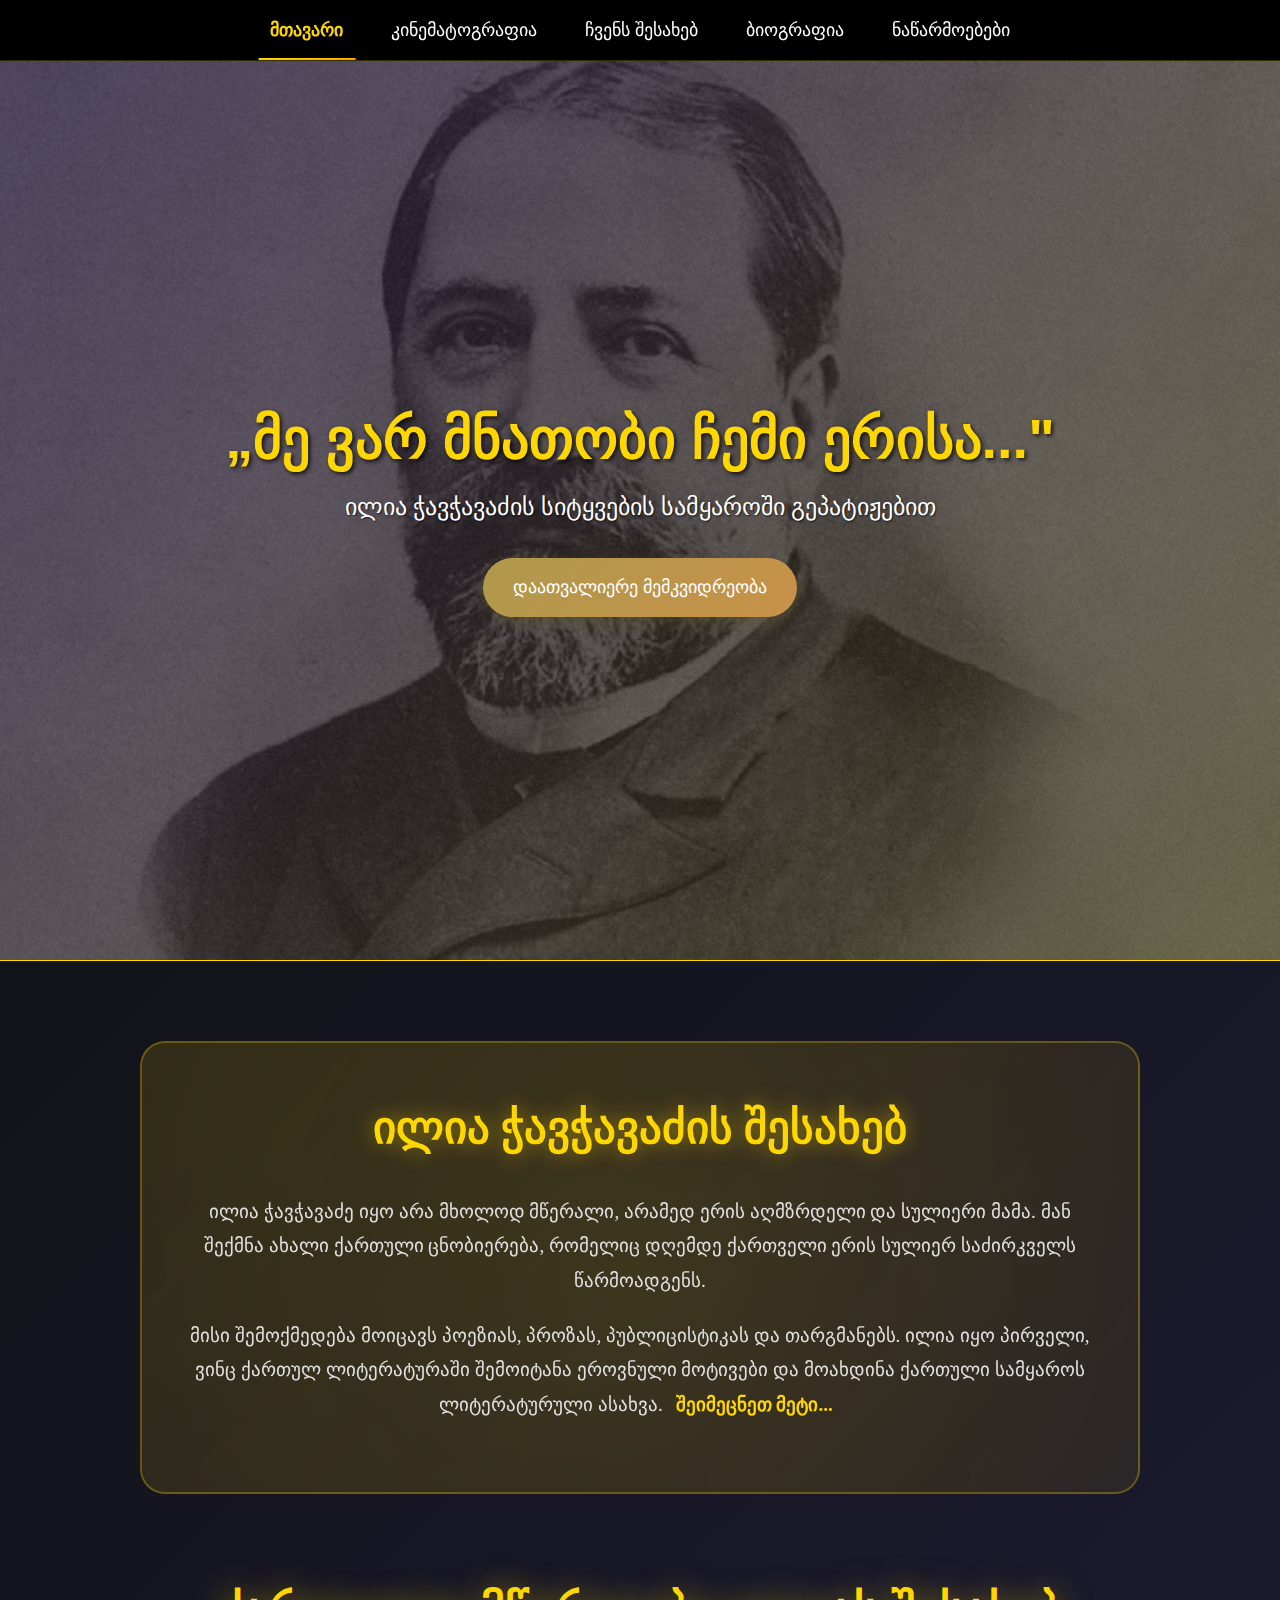
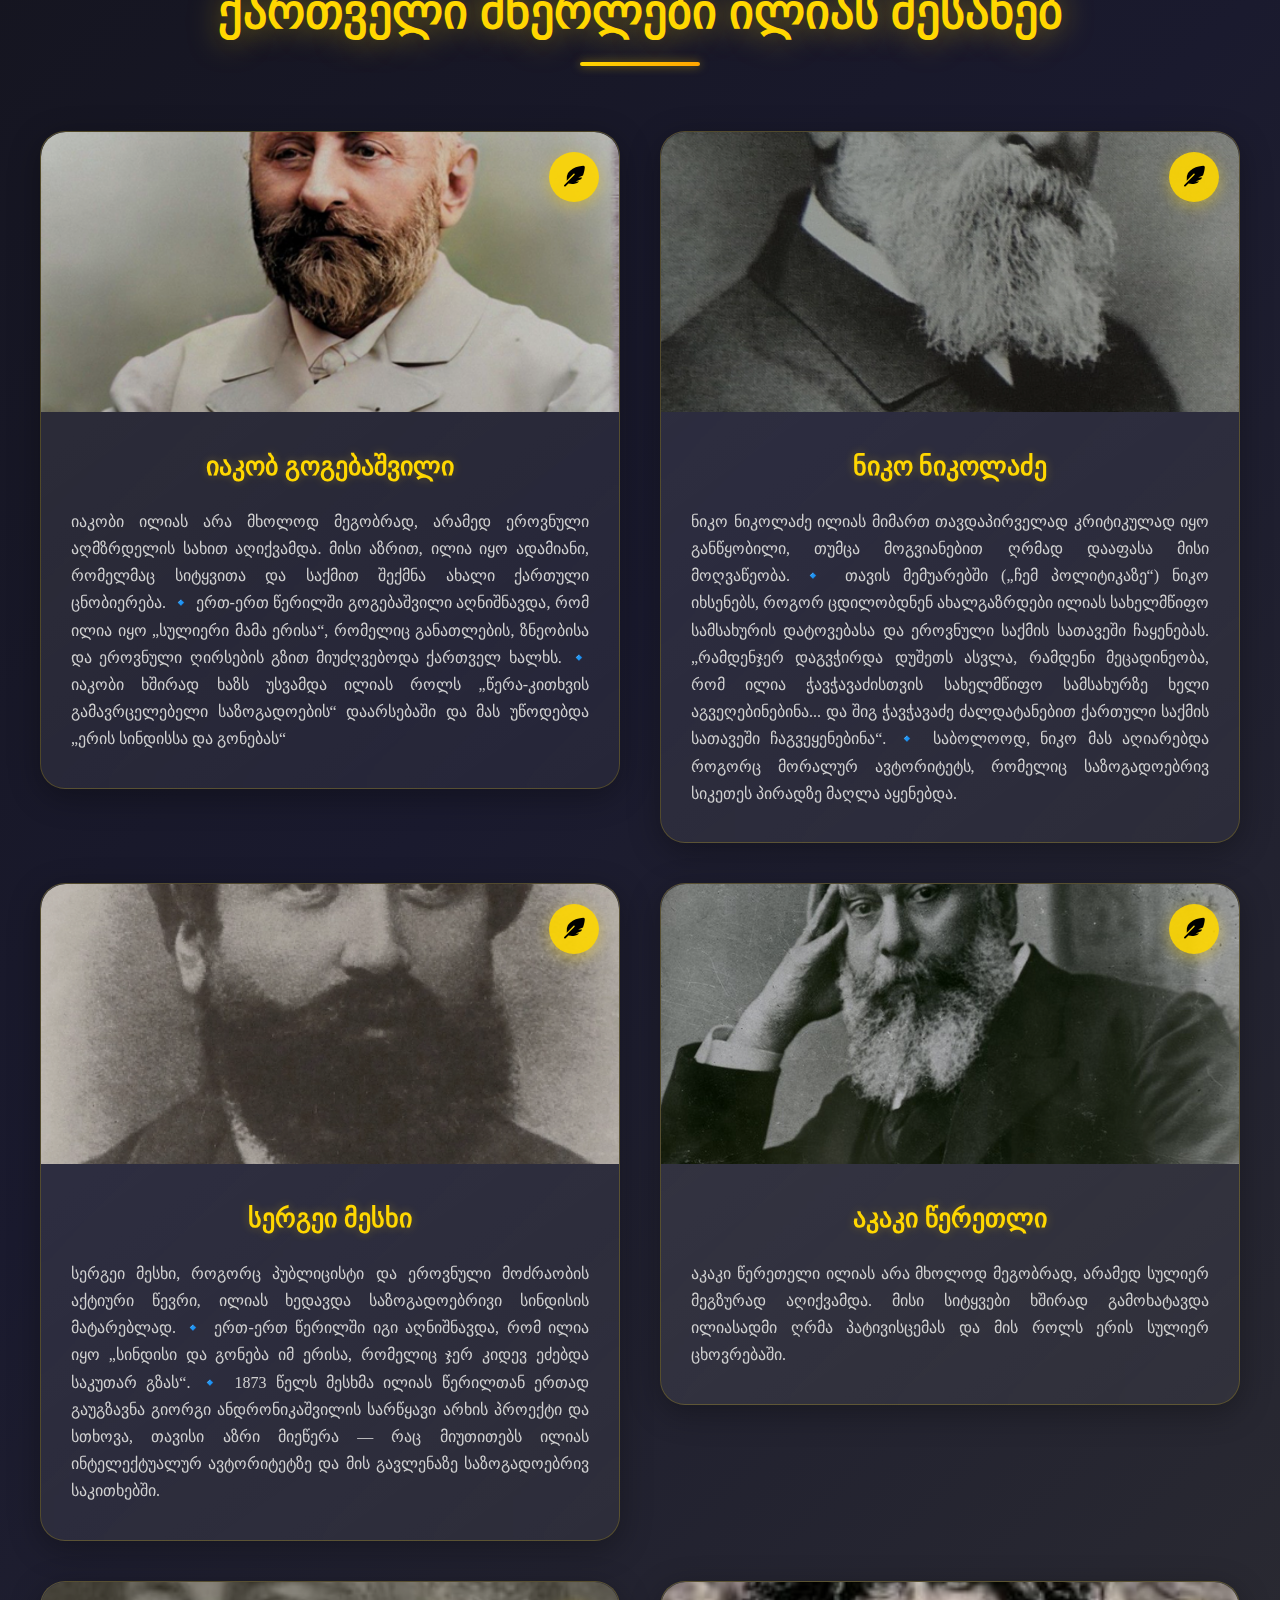
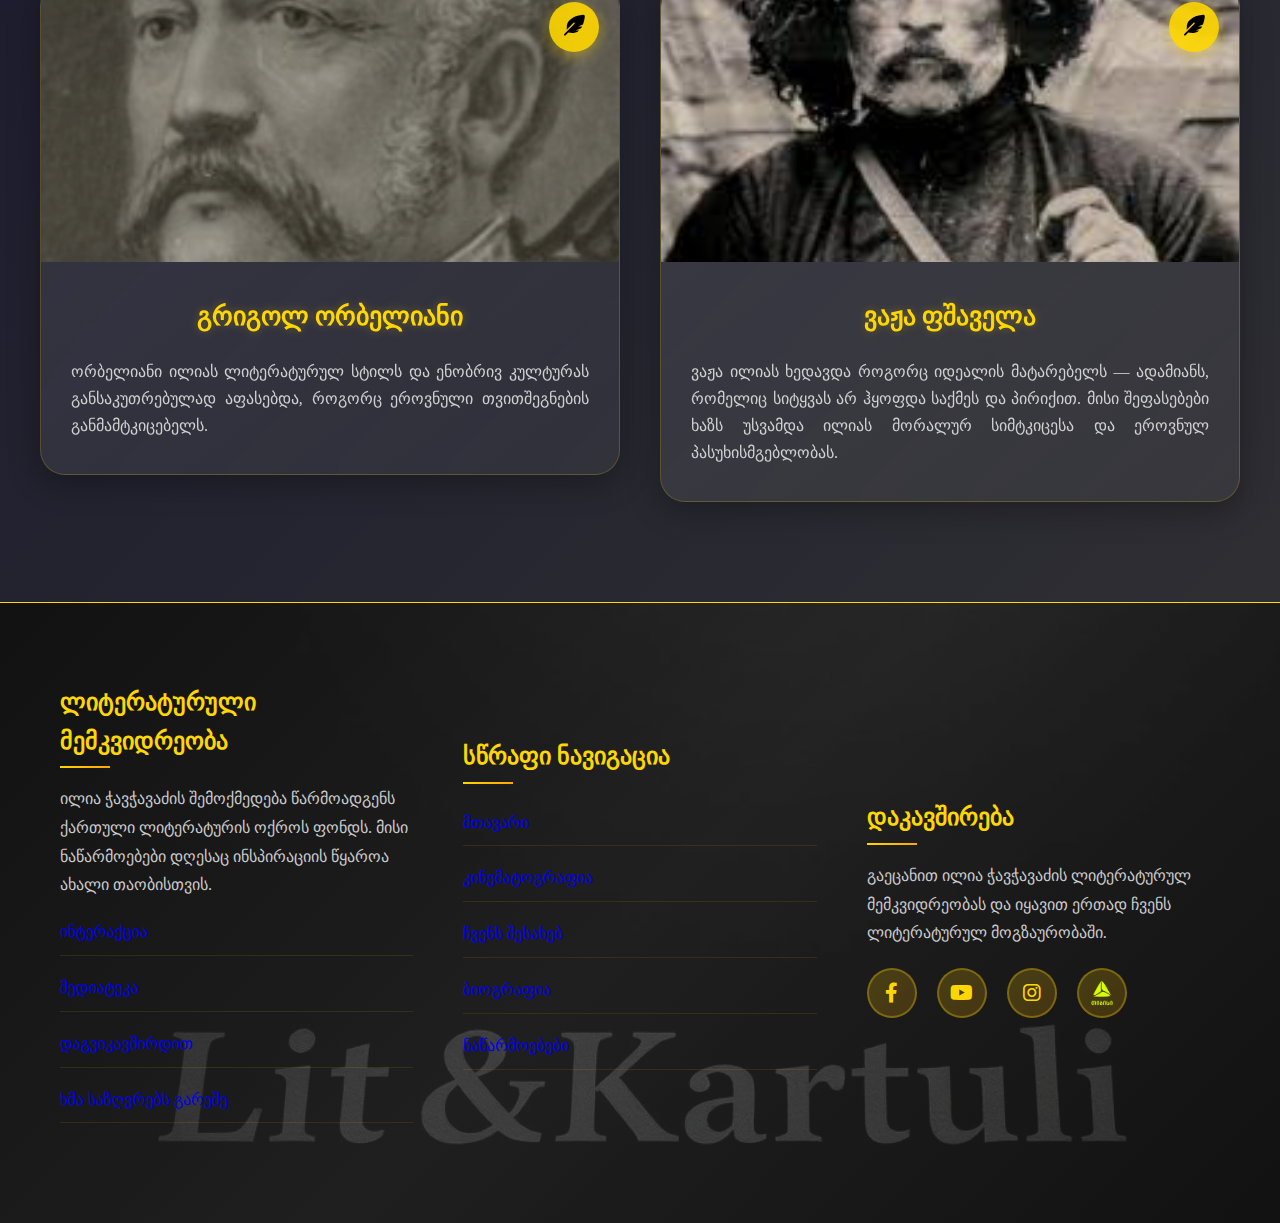
<file: index.html>
<!doctype html>
<html lang="en">
  <head>
    <meta charset="utf-8">
    <meta name="viewport" content="width=device-width, initial-scale=1">
    <title>Lit&Kartuli</title>
    <link rel="stylesheet" href="css/styles.css">
    <link rel="stylesheet" href="css/media.css">
    <link rel="stylesheet" href="https://www.w3schools.com/w3css/5/w3.css">
    <link rel="stylesheet" href="https://cdnjs.cloudflare.com/ajax/libs/font-awesome/6.0.0/css/all.min.css"/>
    <link rel="icon" type="image/x-icon" href="images/icons/L&K.png" >
  </head>
  <body>
    <header>
        <nav>
        <ul>
            <li><a class="active" href="index.html">მთავარი</a></li>
            <li><a href="cinematography.html">კინემატოგრაფია</a></li>
            <li><a href="about_us.html">ჩვენს შესახებ</a></li>
            <li><a href="biography.html">ბიოგრაფია</a></li>
            <li><a href="productions.html">ნაწარმოებები</a></li>
        </ul>
    </nav>
     <div class="banner">
            <div class="banner-content">
                <h1>„მე ვარ მნათობი ჩემი ერისა..."</h1>
                <p>ილია ჭავჭავაძის სიტყვების სამყაროში გეპატიჟებით</p>
                <a href="productions.html" class="btn">დაათვალიერე მემკვიდრეობა</a>
            </div>
        </div>
    </header>
    

    <div class="content-section" id="explore">
        <!-- გაცნობა -->
        <div class="intro-section">
            <h2>ილია ჭავჭავაძის შესახებ</h2>
            <p>ილია ჭავჭავაძე იყო არა მხოლოდ მწერალი, არამედ ერის აღმზრდელი და სულიერი მამა. მან შექმნა ახალი ქართული ცნობიერება, რომელიც დღემდე ქართველი ერის სულიერ საძირკველს წარმოადგენს.</p>
            <p>მისი შემოქმედება მოიცავს პოეზიას, პროზას, პუბლიცისტიკას და თარგმანებს. ილია იყო პირველი, ვინც ქართულ ლიტერატურაში შემოიტანა ეროვნული მოტივები და მოახდინა ქართული სამყაროს ლიტერატურული ასახვა. <a href="biography.html">შეიმეცნეთ მეტი...</a> </p>
        </div>

        <h2 class="section-title">ქართველი მწერლები ილიას შესახებ</h2>

        <div class="cards-grid">
            <!-- Card 1 -->
            <div class="card">
                <div class="card-image">
                    <img src="images/iakob.png" alt="iakob gogebashvili">
                    <div class="card-icon">
                        <i class="fas fa-feather-alt"></i>
                    </div>
                    <div class="card-overlay">
                        <div class="card-overlay-text">
                           „ილია ჭავჭავაძე იყო არა მხოლოდ მწერალი, არამედ ერის აღმზრდელი და სულიერი მამა.“
                        </div>
                    </div>
                </div>
                <div class="card-content">
                    <h3 class="card-title">იაკობ გოგებაშვილი</h3>
                    <p class="card-description">
                       იაკობი ილიას არა მხოლოდ მეგობრად, არამედ ეროვნული აღმზრდელის სახით აღიქვამდა. მისი აზრით, ილია იყო ადამიანი, რომელმაც სიტყვითა და საქმით შექმნა ახალი ქართული ცნობიერება. 🔹 ერთ-ერთ წერილში გოგებაშვილი აღნიშნავდა, რომ ილია იყო „სულიერი მამა ერისა“, რომელიც განათლების, ზნეობისა და ეროვნული ღირსების გზით მიუძღვებოდა ქართველ ხალხს. 🔹 იაკობი ხშირად ხაზს უსვამდა ილიას როლს „წერა-კითხვის გამავრცელებელი საზოგადოების“ დაარსებაში და მას უწოდებდა „ერის სინდისსა და გონებას“
                </div>
            </div>

            <!-- Card 2 -->
            <div class="card">
                <div class="card-image">
                    <img src="images/niko.webp" alt="niko nikoladze">
                    <div class="card-icon">
                        <i class="fas fa-feather-alt"></i>
                    </div>
                    <div class="card-overlay">
                        <div class="card-overlay-text">
                           „ილია ჭავჭავაძე იყო ადამიანი, რომელიც სიტყვას არ ჰყოფდა საქმეს — ის იყო მაგალითი იმისა, როგორ უნდა ემსახურო ერს სინდისითა და გონებით.“
                        </div>
                    </div>
                </div>
                <div class="card-content">
                    <h3 class="card-title">ნიკო ნიკოლაძე</h3>
                    <p class="card-description">
                        ნიკო ნიკოლაძე ილიას მიმართ თავდაპირველად კრიტიკულად იყო განწყობილი, თუმცა მოგვიანებით ღრმად დააფასა მისი მოღვაწეობა. 🔹 თავის მემუარებში („ჩემ პოლიტიკაზე“) ნიკო იხსენებს, როგორ ცდილობდნენ ახალგაზრდები ილიას სახელმწიფო სამსახურის დატოვებასა და ეროვნული საქმის სათავეში ჩაყენებას.

„რამდენჯერ დაგვჭირდა დუშეთს ასვლა, რამდენი მეცადინეობა, რომ ილია ჭავჭავაძისთვის სახელმწიფო სამსახურზე ხელი აგვეღებინებინა... და შიგ ჭავჭავაძე ძალდატანებით ქართული საქმის სათავეში ჩაგვეყენებინა“. 🔹 საბოლოოდ, ნიკო მას აღიარებდა როგორც მორალურ ავტორიტეტს, რომელიც საზოგადოებრივ სიკეთეს პირადზე მაღლა აყენებდა.
                    </p>
                </div>
            </div>

            <!-- Card 3 -->
            <div class="card">
                <div class="card-image">
                    <img src="images/sergei.webp" alt="sergei meskhi">
                    <div class="card-icon">
                        <i class="fas fa-feather-alt"></i>
                    </div>
                    <div class="card-overlay">
                        <div class="card-overlay-text">
                           „ილია ჭავჭავაძე იყო სინდისი და გონება იმ ერისა, რომელიც ჯერ კიდევ ეძებდა საკუთარ გზას.“
                        </div>
                    </div>
                </div>
                <div class="card-content">
                    <h3 class="card-title">სერგეი მესხი</h3>
                    <p class="card-description">
                        სერგეი მესხი, როგორც პუბლიცისტი და ეროვნული მოძრაობის აქტიური წევრი, ილიას ხედავდა საზოგადოებრივი სინდისის მატარებლად. 🔹 ერთ-ერთ წერილში იგი აღნიშნავდა, რომ ილია იყო „სინდისი და გონება იმ ერისა, რომელიც ჯერ კიდევ ეძებდა საკუთარ გზას“. 🔹 1873 წელს მესხმა ილიას წერილთან ერთად გაუგზავნა გიორგი ანდრონიკაშვილის სარწყავი არხის პროექტი და სთხოვა, თავისი აზრი მიეწერა — რაც მიუთითებს ილიას ინტელექტუალურ ავტორიტეტზე და მის გავლენაზე საზოგადოებრივ საკითხებში.
                    </p>
                </div>
            </div>

            <!-- Card 4 -->
            <div class="card">
                <div class="card-image">
                    <img src="images/akaki.png" alt="akaki tsereteli">
                    <div class="card-icon">
                        <i class="fas fa-feather-alt"></i>
                    </div>
                    <div class="card-overlay">
                        <div class="card-overlay-text">
                           „ილია იყო ჩვენი სინდისი, ჩვენი გონება, ჩვენი ხმა და ჩვენი მნათობი.“
                        </div>
                    </div>
                </div>
                <div class="card-content">
                    <h3 class="card-title">აკაკი წერეთლი</h3>
                    <p class="card-description">
                        აკაკი წერეთელი ილიას არა მხოლოდ მეგობრად, არამედ სულიერ მეგზურად აღიქვამდა. მისი სიტყვები ხშირად გამოხატავდა ილიასადმი ღრმა პატივისცემას და მის როლს ერის სულიერ ცხოვრებაში.
                    </p>
                </div>
            </div>
             <!-- Card 5 -->
            <div class="card">
                <div class="card-image">
                    <img src="images/grigoli.jpg" alt="grigol orbeliani">
                    <div class="card-icon">
                        <i class="fas fa-feather-alt"></i>
                    </div>
                    <div class="card-overlay">
                        <div class="card-overlay-text">
                            „ილია ჭავჭავაძე იყო ის, ვინც ქართულ სიტყვას ღირსება დაუბრუნა.“
                        </div>
                    </div>
                </div>
                <div class="card-content">
                    <h3 class="card-title">გრიგოლ ორბელიანი</h3>
                    <p class="card-description">
                        ორბელიანი ილიას ლიტერატურულ სტილს და ენობრივ კულტურას განსაკუთრებულად აფასებდა, როგორც ეროვნული თვითშეგნების განმამტკიცებელს.
                    </p>
                </div>
            </div>
            <!-- Card 6 -->
            <div class="card">
                <div class="card-image">
                    <img src="images/vaja.jpg" alt="vaja fshavela">
                    <div class="card-icon">
                        <i class="fas fa-feather-alt"></i>
                    </div>
                    <div class="card-overlay">
                        <div class="card-overlay-text">
                            „ილია ჭავჭავაძე იყო ადამიანი, რომელიც სიტყვითაც და საქმითაც ემსახურებოდა ერს.“
                        </div>
                    </div>
                </div>
                <div class="card-content">
                    <h3 class="card-title">ვაჟა ფშაველა</h3>
                    <p class="card-description">
                        ვაჟა ილიას ხედავდა როგორც იდეალის მატარებელს — ადამიანს, რომელიც სიტყვას არ ჰყოფდა საქმეს და პირიქით. მისი შეფასებები ხაზს უსვამდა ილიას მორალურ სიმტკიცესა და ეროვნულ პასუხისმგებლობას.
                    </p>
                </div>
            </div>
        </div>
    </div>
 <footer>
        <div class="footer-container">
            <div class="footer-content">
                <div class="footer-section">
                    <h3>ლიტერატურული მემკვიდრეობა</h3>
                    <p>ილია ჭავჭავაძის შემოქმედება წარმოადგენს ქართული ლიტერატურის ოქროს ფონდს. მისი ნაწარმოებები დღესაც ინსპირაციის წყაროა ახალი თაობისთვის.</p>
                    <ul>
                        <li><a href="interaction.html">ინტერაქცია</a></li>
                        <li><a href="media.html">მედიატეკა</a></li>
                        <li><a href="contact.html">დაგვიკავშირდით</a></li>
                        <li><a href="translation.html">ხმა საზღვრებს გარეშე</a></li>
                    </ul>
                </div>

                <div class="footer-section">
                    <h3>სწრაფი ნავიგაცია</h3>
                    <ul>
                        <li><a class="active" href="index.html">მთავარი</a></li>
                        <li><a href="cinematography.html">კინემატოგრაფია</a></li>
                        <li><a href="about_us.html">ჩვენს შესახებ</a></li>
                        <li><a href="biography.html">ბიოგრაფია</a></li>
                        <li><a href="productions.html">ნაწარმოებები</a></li>
                    </ul>
                </div>

               <div class="footer-section">
                    <h3>დაკავშირება</h3>
                    <p>გაეცანით ილია ჭავჭავაძის ლიტერატურულ მემკვიდრეობას და იყავით ერთად ჩვენს ლიტერატურულ მოგზაურობაში.</p>
                    <div class="social-icons">
                        <a href="https://www.facebook.com/share/g/15ehxifWNt/" class="social-icon" title="Facebook">
                            <i class="fab fa-facebook-f"></i>
                        </a>
                        <a href="https://youtube.com/@lsgeolab?si=AFS_5xXeOtSJfYXK" class="social-icon" title="YouTube">
                            <i class="fab fa-youtube"></i>
                        </a>
                        <a href="https://www.instagram.com/geolabcommunity?igsh=dHFxcXNjNzdkMXBw" class="social-icon" title="Instagram">
                            <i class="fab fa-instagram"></i>
                        </a>
                        <a href="https://www.tbceducation.ge/" class="social-icon tbc-icon" title="TBC">
                            <img src="images/tbc-logo.png" alt="TBC Logo">
                        </a>
                    </div>
                </div>
            </div>
        </div>
        </footer>
  </body>
</html>
</file>
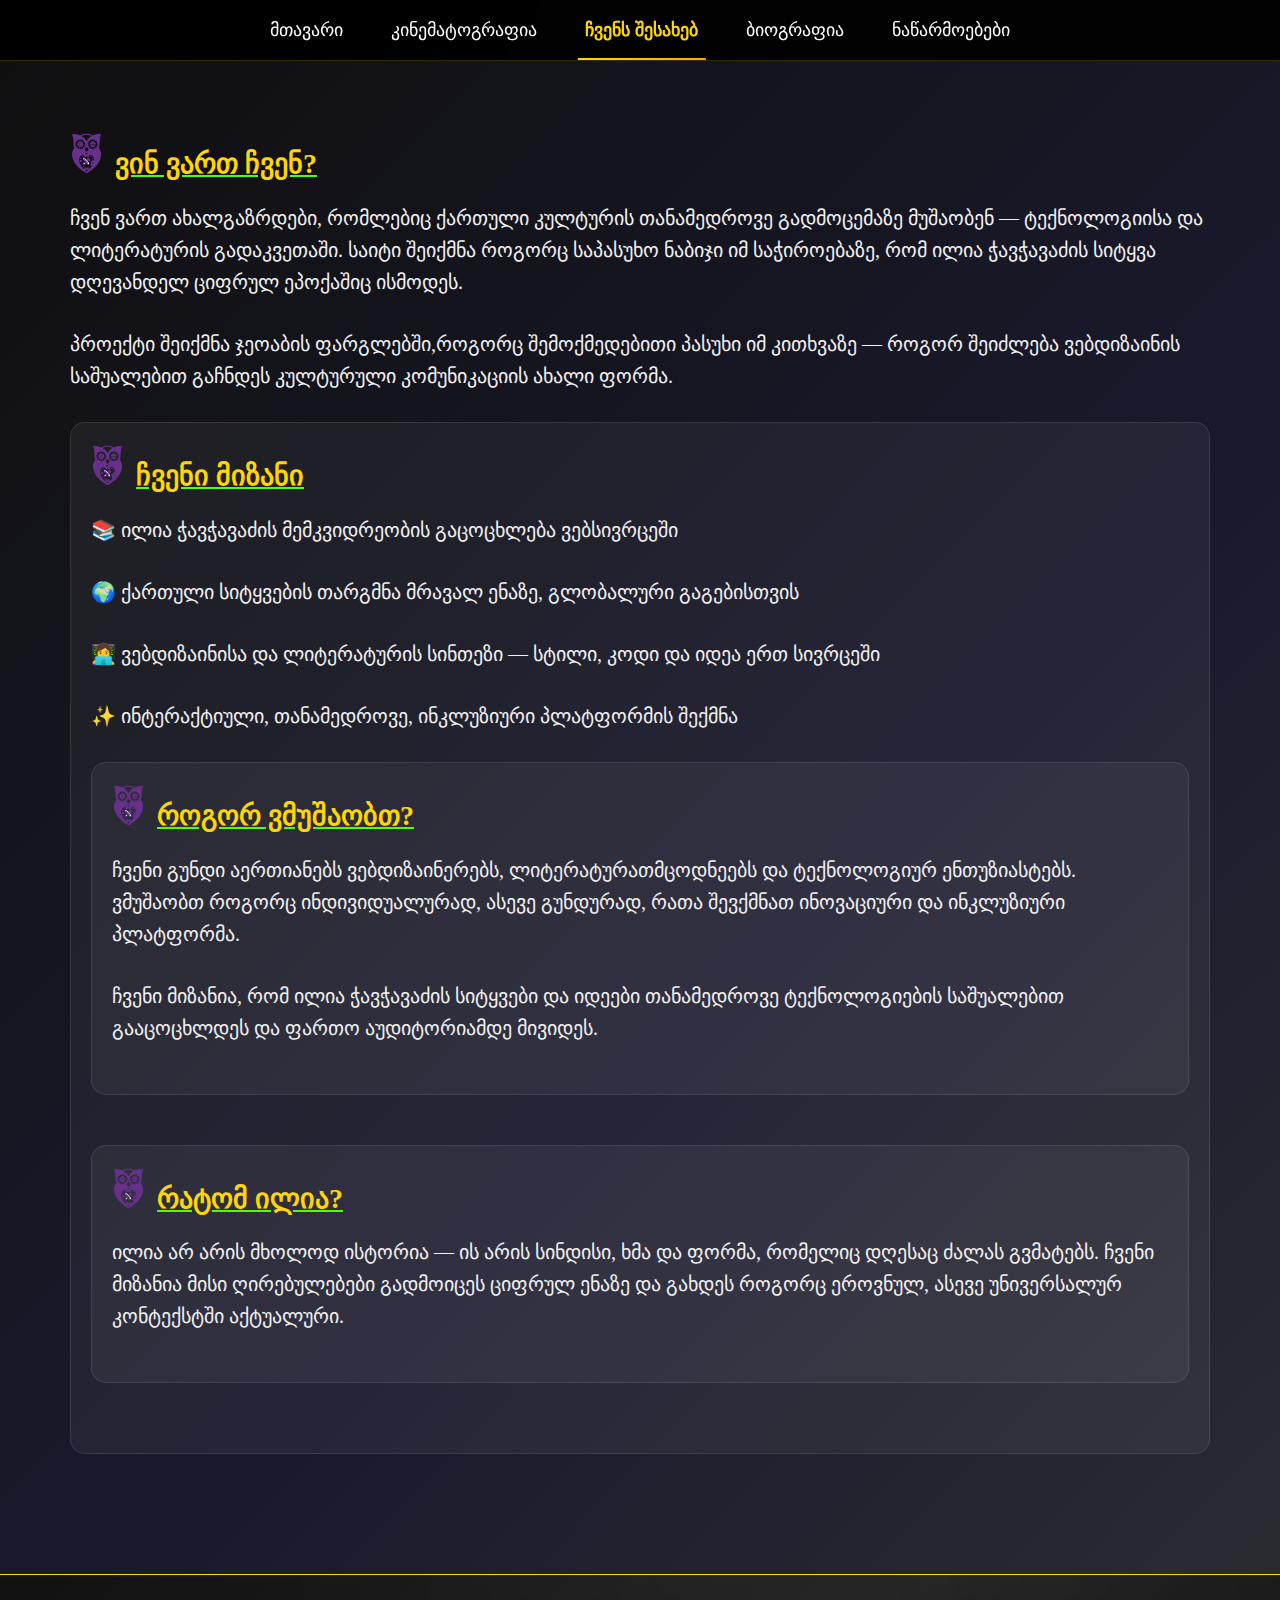
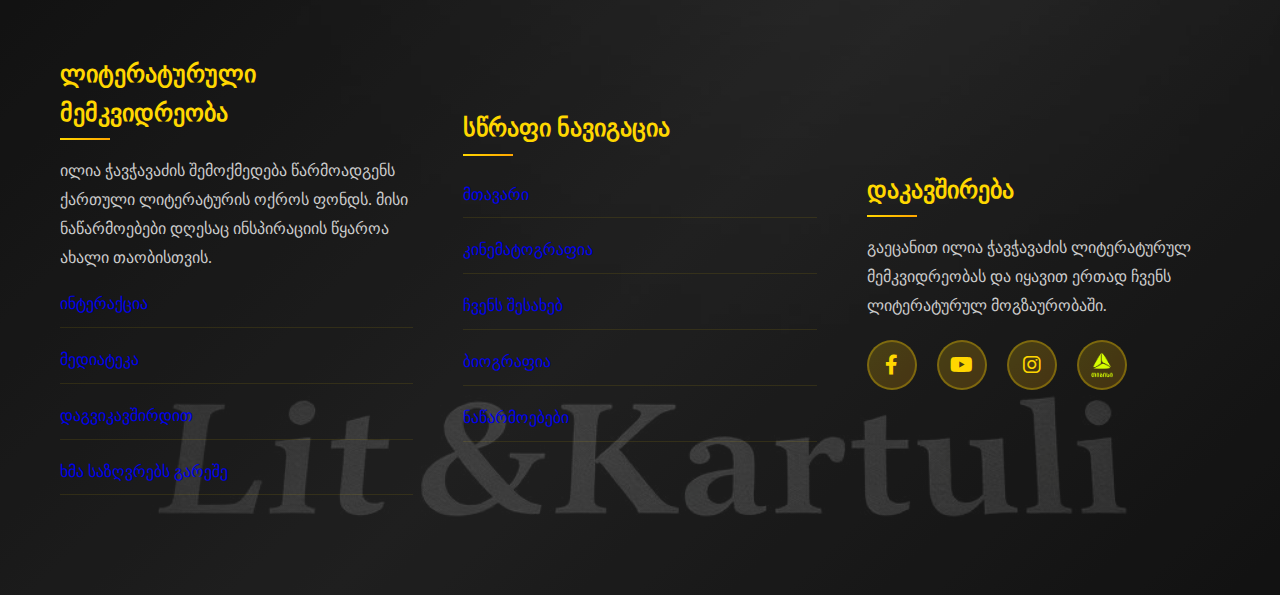
<file: about_us.html>
<!doctype html>
<html lang="en">
  <head>
    <meta charset="utf-8">
    <meta name="viewport" content="width=device-width, initial-scale=1">
    <title>Lit&Kartuli-ჩვენს შესახებ</title>
    <link rel="stylesheet" href="css/styles.css">
    <link rel="stylesheet" href="css/media.css">
    <link rel="stylesheet" href="https://www.w3schools.com/w3css/5/w3.css">
    <link rel="stylesheet" href="https://cdnjs.cloudflare.com/ajax/libs/font-awesome/6.0.0/css/all.min.css"/>
    <link rel="icon" type="image/x-icon" href="images/icons/L&K.png" >
  </head>
  <body>
    <header>
        <nav>
        <ul>
            <li><a href="index.html">მთავარი</a></li>
            <li><a href="cinematography.html">კინემატოგრაფია</a></li>
            <li><a class="active" href="about_us.html">ჩვენს შესახებ</a></li>
            <li><a href="biography.html">ბიოგრაფია</a></li>
            <li><a href="productions.html">ნაწარმოებები</a></li>
        </ul>
    </nav>
    </header>   
    <main>
            <div class="about-container">
                <h1>ვინ ვართ ჩვენ?</h1>
                <p>ჩვენ ვართ ახალგაზრდები, რომლებიც ქართული კულტურის თანამედროვე გადმოცემაზე მუშაობენ — ტექნოლოგიისა და ლიტერატურის გადაკვეთაში. საიტი შეიქმნა როგორც საპასუხო ნაბიჯი იმ საჭიროებაზე, რომ ილია ჭავჭავაძის სიტყვა დღევანდელ ციფრულ ეპოქაშიც ისმოდეს.</p>
                <p>პროექტი შეიქმნა ჯეოაბის ფარგლებში,როგორც შემოქმედებითი პასუხი იმ კითხვაზე — როგორ შეიძლება ვებდიზაინის საშუალებით გაჩნდეს კულტურული კომუნიკაციის ახალი ფორმა.</p>

                <div class="goals">
                    <h1>ჩვენი მიზანი</h1>
                        <p>📚 ილია ჭავჭავაძის მემკვიდრეობის გაცოცხლება ვებსივრცეში</p>
                        <p>🌍 ქართული სიტყვების თარგმნა მრავალ ენაზე, გლობალური გაგებისთვის</p>
                        <p>👩‍💻 ვებდიზაინისა და ლიტერატურის სინთეზი — სტილი, კოდი და იდეა ერთ სივრცეში</p>
                        <p>✨ ინტერაქტიული, თანამედროვე, ინკლუზიური პლატფორმის შექმნა</p>
                <div class="how-we-work">
                    <h1>როგორ ვმუშაობთ?</h1>
                    <p>ჩვენი გუნდი აერთიანებს ვებდიზაინერებს, ლიტერატურათმცოდნეებს და ტექნოლოგიურ ენთუზიასტებს. ვმუშაობთ როგორც ინდივიდუალურად, ასევე გუნდურად, რათა შევქმნათ ინოვაციური და ინკლუზიური პლატფორმა.</p>
                    <p>ჩვენი მიზანია, რომ ილია ჭავჭავაძის სიტყვები და იდეები თანამედროვე ტექნოლოგიების საშუალებით გააცოცხლდეს და ფართო აუდიტორიამდე მივიდეს.</p>
                </div>    
                <div class="reason">
                    <h1>რატომ ილია?</h1>
                    <p>ილია არ არის მხოლოდ ისტორია — ის არის სინდისი, ხმა და ფორმა, რომელიც დღესაც ძალას გვმატებს. ჩვენი მიზანია მისი ღირებულებები გადმოიცეს ციფრულ ენაზე და გახდეს როგორც ეროვნულ, ასევე უნივერსალურ კონტექსტში აქტუალური.</p>
                </div>
                </div>
            </div>
<footer>
        <div class="footer-container">
            <div class="footer-content">
                <div class="footer-section">
                    <h3>ლიტერატურული მემკვიდრეობა</h3>
                    <p>ილია ჭავჭავაძის შემოქმედება წარმოადგენს ქართული ლიტერატურის ოქროს ფონდს. მისი ნაწარმოებები დღესაც ინსპირაციის წყაროა ახალი თაობისთვის.</p>
                    <ul>
                        <li><a href="interaction.html">ინტერაქცია</a></li>
                        <li><a href="media.html">მედიატეკა</a></li>
                        <li><a href="contact.html">დაგვიკავშირდით</a></li>
                        <li><a href="translation.html">ხმა საზღვრებს გარეშე</a></li>
                    </ul>
                </div>

                <div class="footer-section">
                    <h3>სწრაფი ნავიგაცია</h3>
                    <ul>
                        <li><a class="active" href="index.html">მთავარი</a></li>
                        <li><a href="cinematography.html">კინემატოგრაფია</a></li>
                        <li><a href="about_us.html">ჩვენს შესახებ</a></li>
                        <li><a href="biography.html">ბიოგრაფია</a></li>
                        <li><a href="productions.html">ნაწარმოებები</a></li>
                    </ul>
                </div>

               <div class="footer-section">
                    <h3>დაკავშირება</h3>
                    <p>გაეცანით ილია ჭავჭავაძის ლიტერატურულ მემკვიდრეობას და იყავით ერთად ჩვენს ლიტერატურულ მოგზაურობაში.</p>
                    <div class="social-icons">
                        <a href="https://www.facebook.com/share/g/15ehxifWNt/" class="social-icon" title="Facebook">
                            <i class="fab fa-facebook-f"></i>
                        </a>
                        <a href="https://youtube.com/@lsgeolab?si=AFS_5xXeOtSJfYXK" class="social-icon" title="YouTube">
                            <i class="fab fa-youtube"></i>
                        </a>
                        <a href="https://www.instagram.com/geolabcommunity?igsh=dHFxcXNjNzdkMXBw" class="social-icon" title="Instagram">
                            <i class="fab fa-instagram"></i>
                        </a>
                        <a href="https://www.tbceducation.ge/" class="social-icon tbc-icon" title="TBC">
                            <img src="images/tbc-logo.png" alt="TBC Logo">
                        </a>
                    </div>
                </div>
            </div>
        </div>
        </footer>
  </body>
</html>
</file>
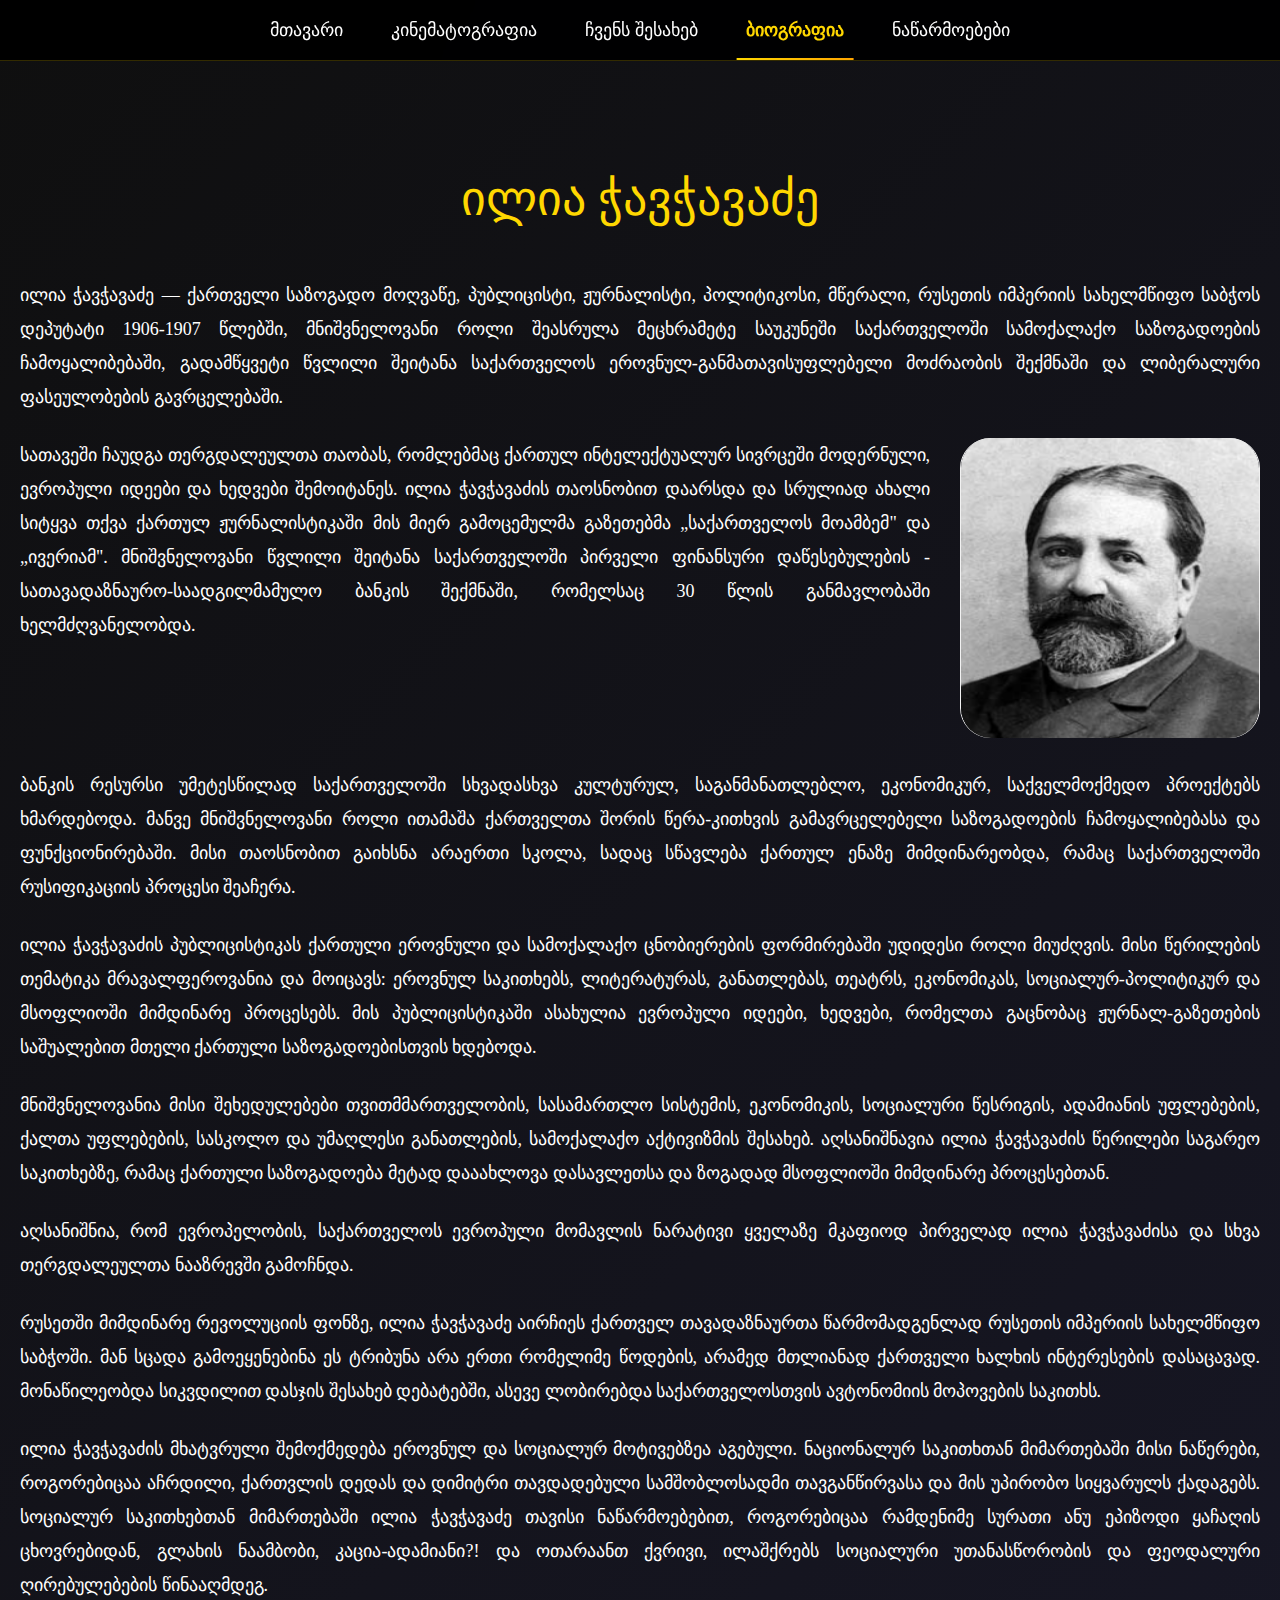
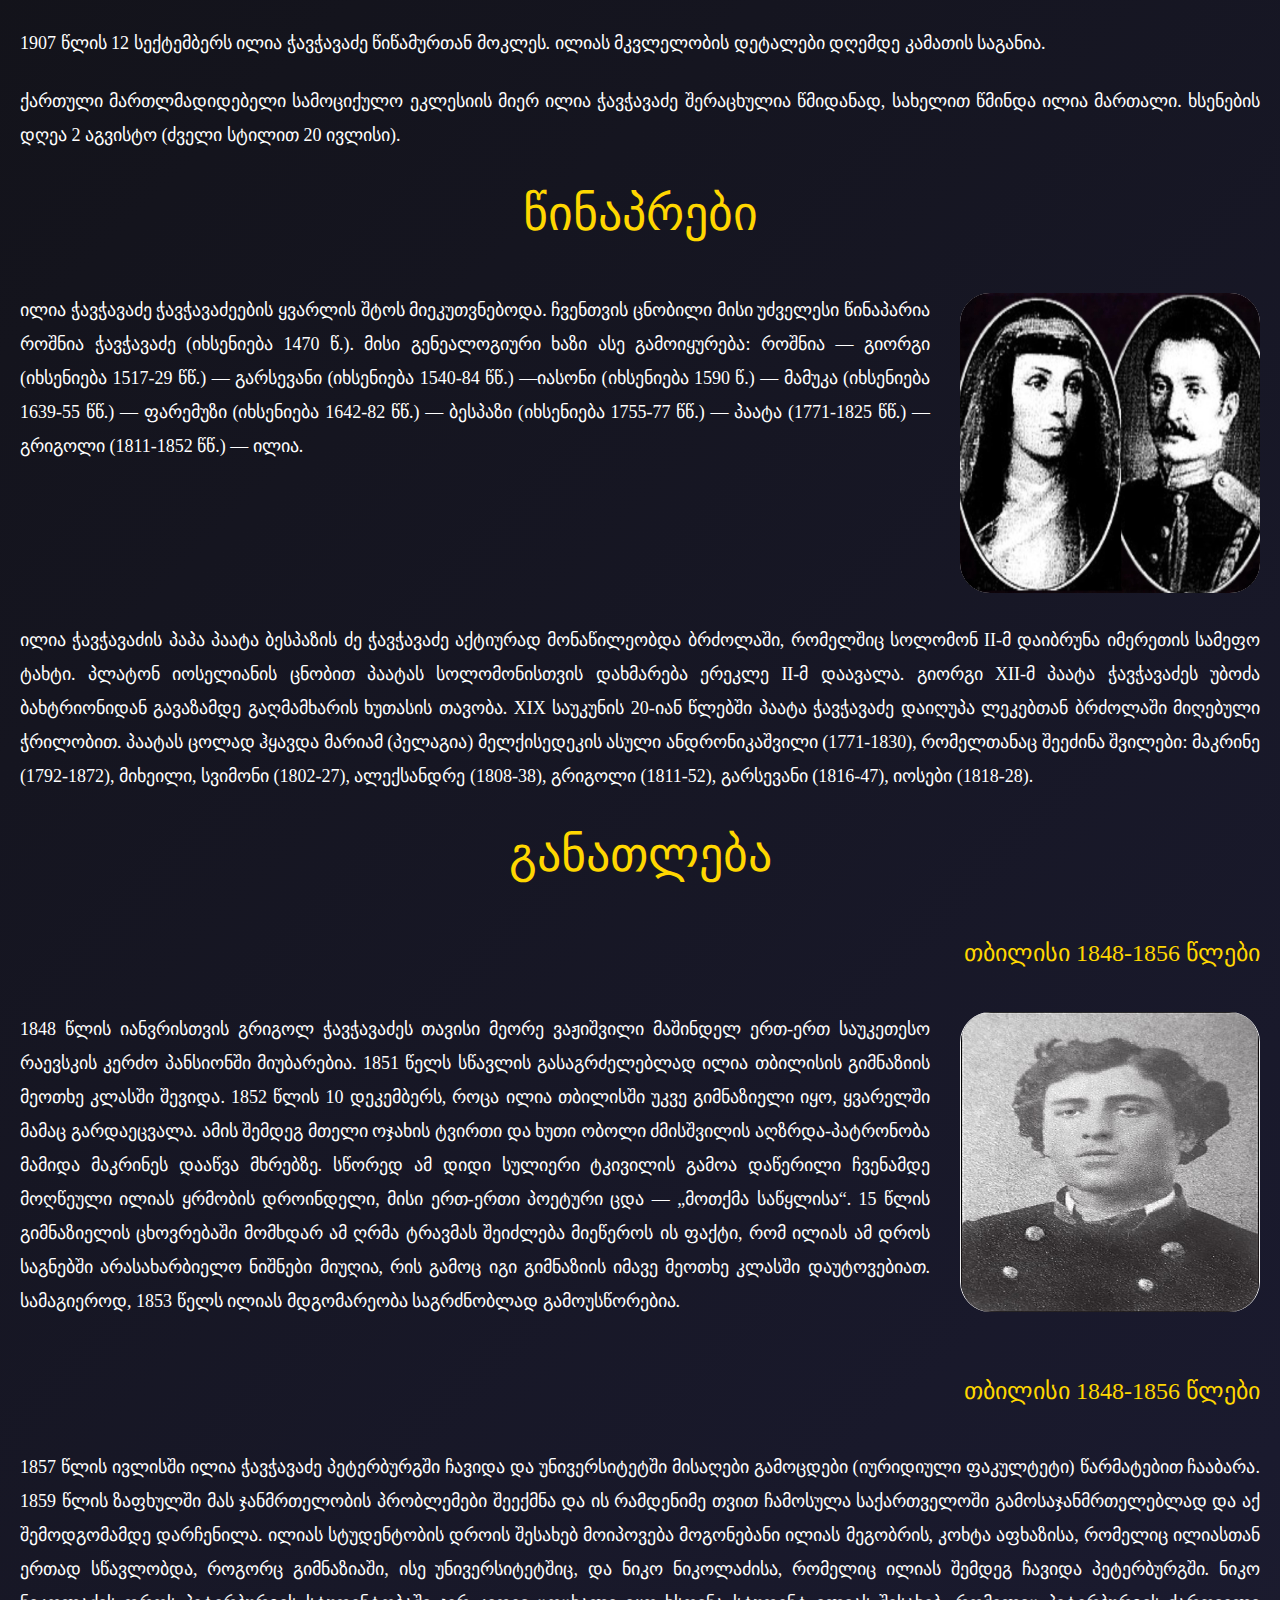
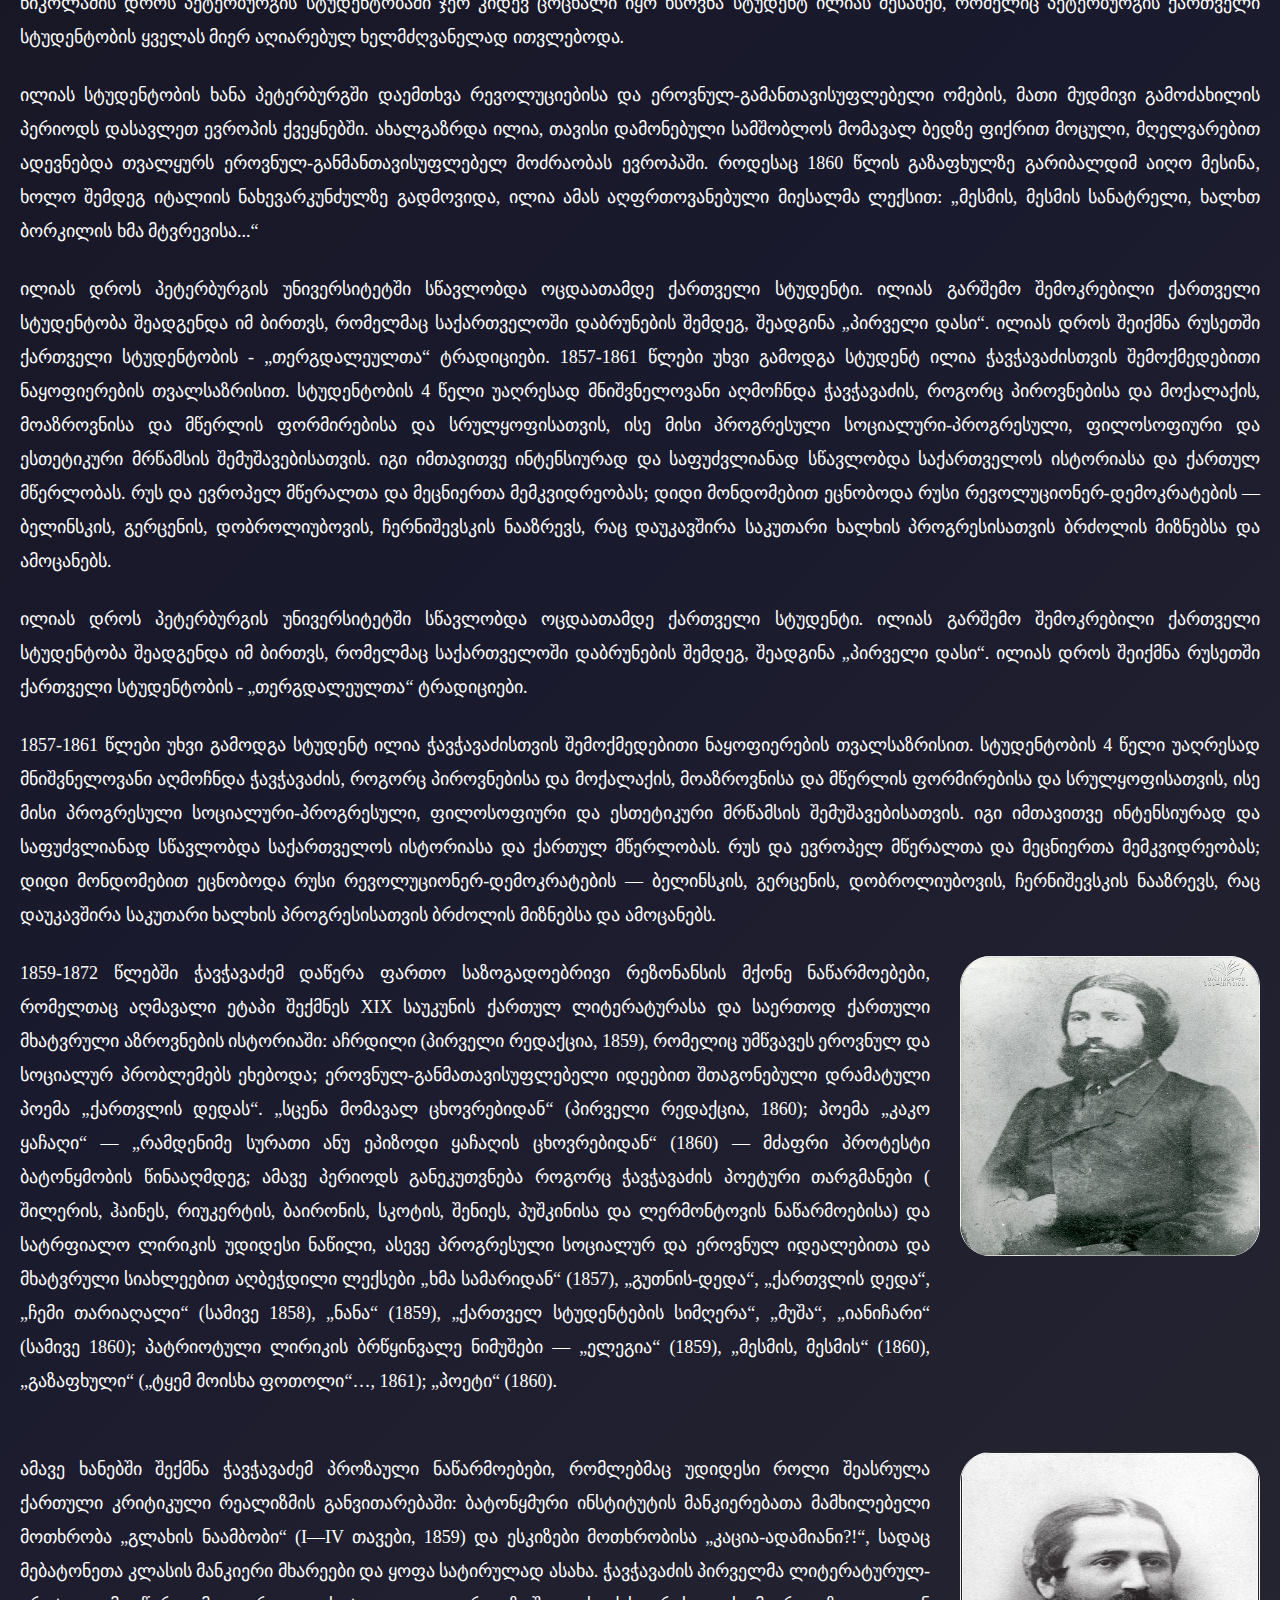
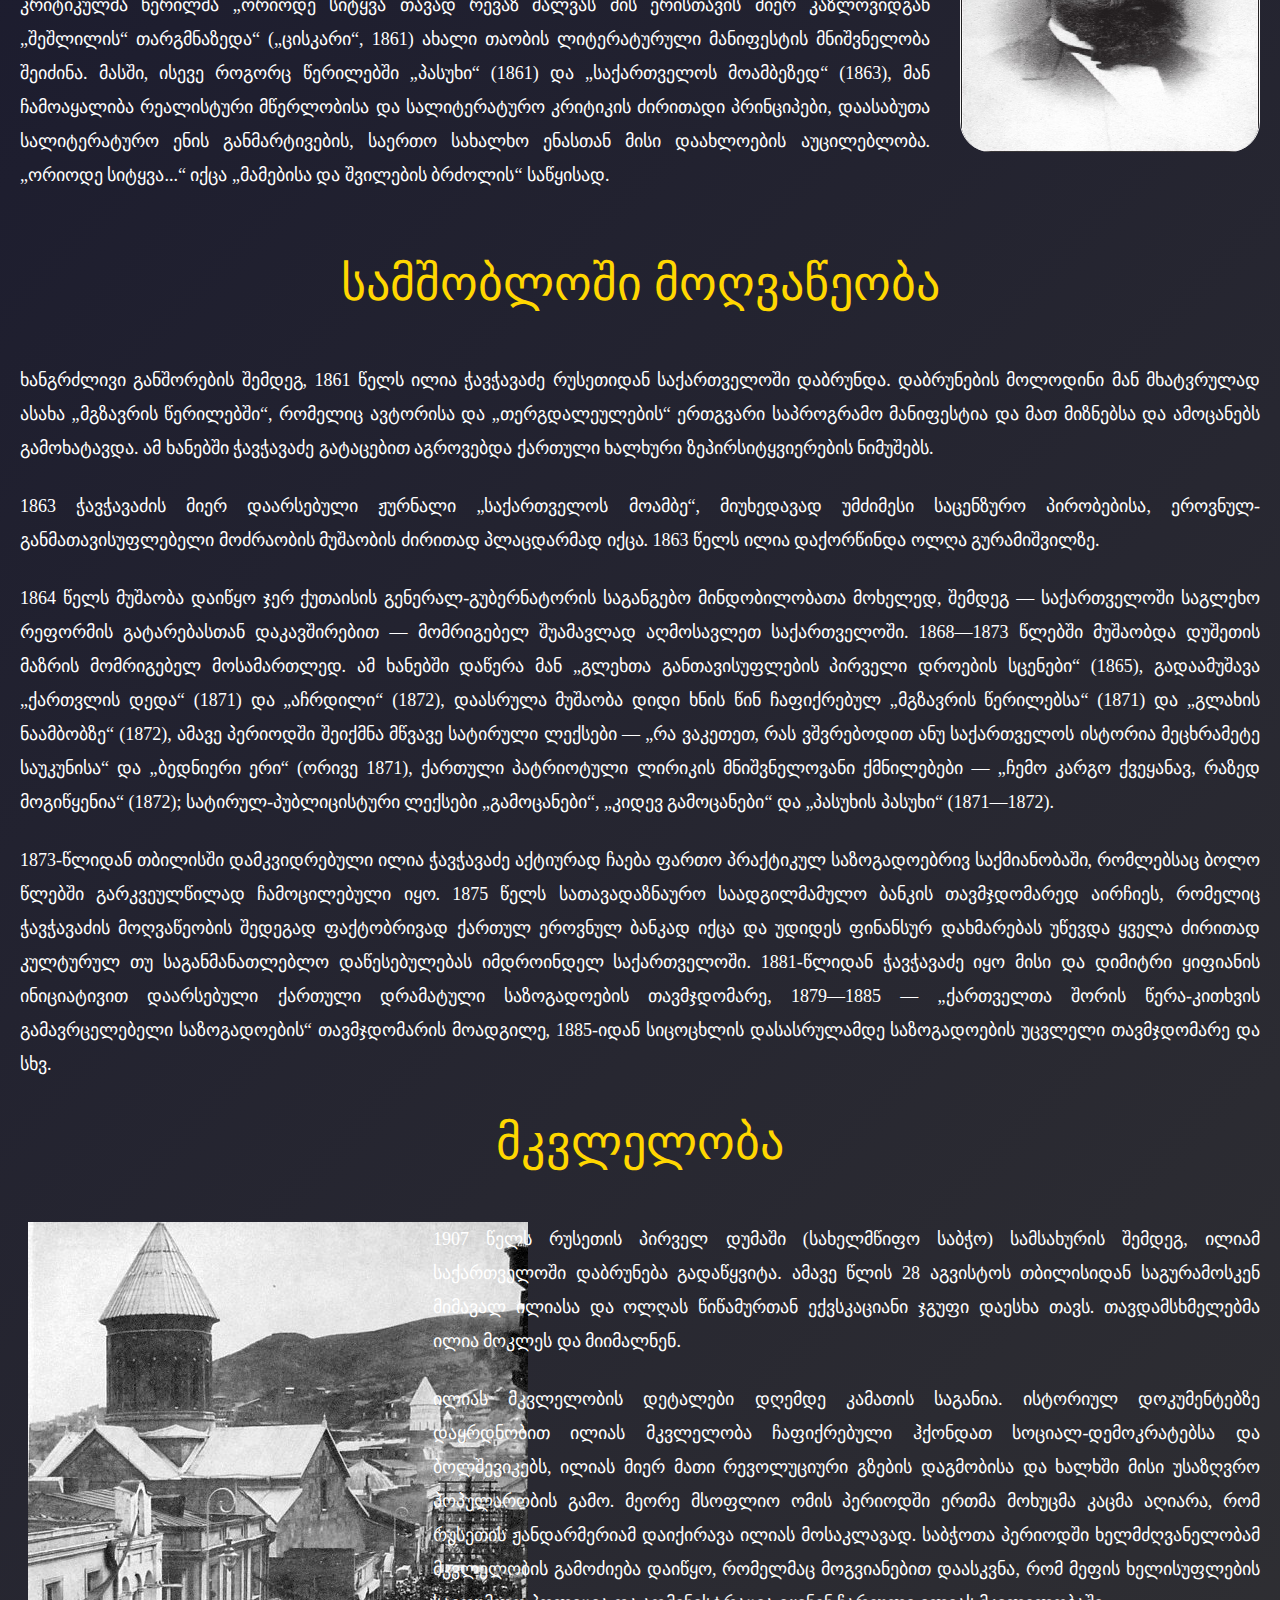
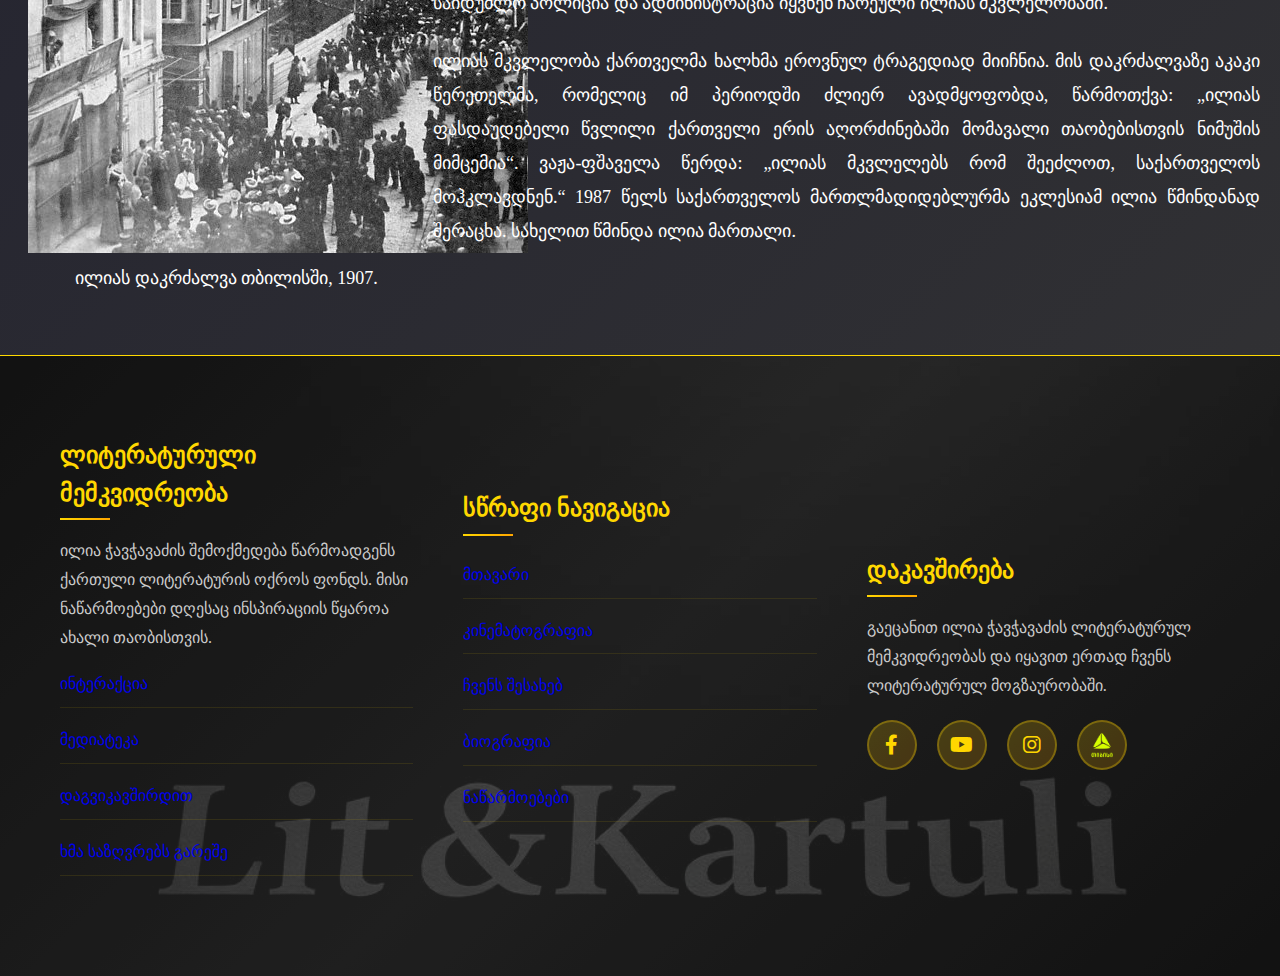
<file: biography.html>
<!DOCTYPE html>
<html lang="en">
<head>
    <meta charset="UTF-8">
    <meta name="viewport" content="width=device-width, initial-scale=1.0">
    <title>Lit&Kartuli-ბიოგრაფია</title>
    <link rel="stylesheet" href="css/styles.css">
    <link rel="stylesheet" href="css/media.css">
    <link rel="stylesheet" href="https://www.w3schools.com/w3css/5/w3.css">
    <link rel="stylesheet" href="https://cdnjs.cloudflare.com/ajax/libs/font-awesome/6.0.0/css/all.min.css"/>
    <link rel="icon" type="image/x-icon" href="images/icons/L&K.png" >
</head>
<body>
    <header>
          <nav>
        <ul>
            <li><a href="index.html">მთავარი</a></li>
            <li><a href="cinematography.html">კინემატოგრაფია</a></li>
             <li><a href="about_us.html">ჩვენს შესახებ</a></li>
            <li><a class="active" href="biography.html">ბიოგრაფია</a></li>
            <li><a href="productions.html">ნაწარმოებები</a></li>
        </ul>
         </nav>
    </header>
 <div class="container">
        <div class="content">
            <h1>ილია ჭავჭავაძე</h1>
            
            <p>ილია ჭავჭავაძე — ქართველი საზოგადო მოღვაწე, პუბლიცისტი, ჟურნალისტი, პოლიტიკოსი, მწერალი, რუსეთის იმპერიის სახელმწიფო საბჭოს დეპუტატი 1906-1907 წლებში, მნიშვნელოვანი როლი შეასრულა მეცხრამეტე საუკუნეში საქართველოში სამოქალაქო საზოგადოების ჩამოყალიბებაში, გადამწყვეტი წვლილი შეიტანა საქართველოს ეროვნულ-განმათავისუფლებელი მოძრაობის შექმნაში და ლიბერალური ფასეულობების გავრცელებაში.</p>

            <div class="paragraph-with-image">
                <div class="paragraph-text">
                    <p>სათავეში ჩაუდგა თერგდალეულთა თაობას, რომლებმაც ქართულ ინტელექტუალურ სივრცეში მოდერნული, ევროპული იდეები და ხედვები შემოიტანეს. ილია ჭავჭავაძის თაოსნობით დაარსდა და სრულიად ახალი სიტყვა თქვა ქართულ ჟურნალისტიკაში მის მიერ გამოცემულმა გაზეთებმა „საქართველოს მოამბემ" და „ივერიამ". მნიშვნელოვანი წვლილი შეიტანა საქართველოში პირველი ფინანსური დაწესებულების - სათავადაზნაურო-საადგილმამულო ბანკის შექმნაში, რომელსაც 30 წლის განმავლობაში ხელმძღვანელობდა.</p>
                </div>
                <div class="flip-box">
                    <div class="flip-box-inner">
                        <div class="flip-box-front">
                            <img src="images/ilia.png">
                        </div>
                        <div class="flip-box-back">
                            <h2>ილია ჭავჭავაძე</h2>
                            <p>დ. 8 ნოემბერი, 1837, სოფელი ყვარელი — გ. 12 სექტემბერი, 1907, წიწამური</p>
                        </div>
                    </div>
                </div>
            </div>

            <p>ბანკის რესურსი უმეტესწილად საქართველოში სხვადასხვა კულტურულ, საგანმანათლებლო, ეკონომიკურ, საქველმოქმედო პროექტებს ხმარდებოდა. მანვე მნიშვნელოვანი როლი ითამაშა ქართველთა შორის წერა-კითხვის გამავრცელებელი საზოგადოების ჩამოყალიბებასა და ფუნქციონირებაში. მისი თაოსნობით გაიხსნა არაერთი სკოლა, სადაც სწავლება ქართულ ენაზე მიმდინარეობდა, რამაც საქართველოში რუსიფიკაციის პროცესი შეაჩერა.</p>

            <p>ილია ჭავჭავაძის პუბლიცისტიკას ქართული ეროვნული და სამოქალაქო ცნობიერების ფორმირებაში უდიდესი როლი მიუძღვის. მისი წერილების თემატიკა მრავალფეროვანია და მოიცავს: ეროვნულ საკითხებს, ლიტერატურას, განათლებას, თეატრს, ეკონომიკას, სოციალურ-პოლიტიკურ და მსოფლიოში მიმდინარე პროცესებს. მის პუბლიცისტიკაში ასახულია ევროპული იდეები, ხედვები, რომელთა გაცნობაც ჟურნალ-გაზეთების საშუალებით მთელი ქართული საზოგადოებისთვის ხდებოდა.</p>

            <p>მნიშვნელოვანია მისი შეხედულებები თვითმმართველობის, სასამართლო სისტემის, ეკონომიკის, სოციალური წესრიგის, ადამიანის უფლებების, ქალთა უფლებების, სასკოლო და უმაღლესი განათლების, სამოქალაქო აქტივიზმის შესახებ. აღსანიშნავია ილია ჭავჭავაძის წერილები საგარეო საკითხებზე, რამაც ქართული საზოგადოება მეტად დააახლოვა დასავლეთსა და ზოგადად მსოფლიოში მიმდინარე პროცესებთან.</p>

            <p>აღსანიშნია, რომ ევროპელობის, საქართველოს ევროპული მომავლის ნარატივი ყველაზე მკაფიოდ პირველად ილია ჭავჭავაძისა და სხვა თერგდალეულთა ნააზრევში გამოჩნდა.</p>

            <p>რუსეთში მიმდინარე რევოლუციის ფონზე, ილია ჭავჭავაძე აირჩიეს ქართველ თავადაზნაურთა წარმომადგენლად რუსეთის იმპერიის სახელმწიფო საბჭოში. მან სცადა გამოეყენებინა ეს ტრიბუნა არა ერთი რომელიმე წოდების, არამედ მთლიანად ქართველი ხალხის ინტერესების დასაცავად. მონაწილეობდა სიკვდილით დასჯის შესახებ დებატებში, ასევე ლობირებდა საქართველოსთვის ავტონომიის მოპოვების საკითხს.</p>

            <p>ილია ჭავჭავაძის მხატვრული შემოქმედება ეროვნულ და სოციალურ მოტივებზეა აგებული. ნაციონალურ საკითხთან მიმართებაში მისი ნაწერები, როგორებიცაა აჩრდილი, ქართვლის დედას და დიმიტრი თავდადებული სამშობლოსადმი თავგანწირვასა და მის უპირობო სიყვარულს ქადაგებს. სოციალურ საკითხებთან მიმართებაში ილია ჭავჭავაძე თავისი ნაწარმოებებით, როგორებიცაა რამდენიმე სურათი ანუ ეპიზოდი ყაჩაღის ცხოვრებიდან, გლახის ნაამბობი, კაცია-ადამიანი?! და ოთარაანთ ქვრივი, ილაშქრებს სოციალური უთანასწორობის და ფეოდალური ღირებულებების წინააღმდეგ.</p>

            <p>1907 წლის 12 სექტემბერს ილია ჭავჭავაძე წიწამურთან მოკლეს. ილიას მკვლელობის დეტალები დღემდე კამათის საგანია.</p>

            <p>ქართული მართლმადიდებელი სამოციქულო ეკლესიის მიერ ილია ჭავჭავაძე შერაცხულია წმიდანად, სახელით წმინდა ილია მართალი. ხსენების დღეა 2 აგვისტო (ძველი სტილით 20 ივლისი).</p>
           
            <h1>წინაპრები</h1>
            
            <div class="paragraph-with-image">
                <div class="paragraph-text">
                    <p>ილია ჭავჭავაძე ჭავჭავაძეების ყვარლის შტოს მიეკუთვნებოდა. ჩვენთვის ცნობილი მისი უძველესი წინაპარია როშნია ჭავჭავაძე (იხსენიება 1470 წ.). მისი გენეალოგიური ხაზი ასე გამოიყურება: როშნია — გიორგი (იხსენიება 1517-29 წწ.) — გარსევანი (იხსენიება 1540-84 წწ.) —იასონი (იხსენიება 1590 წ.) — მამუკა (იხსენიება 1639-55 წწ.) — ფარემუზი (იხსენიება 1642-82 წწ.) — ბესპაზი (იხსენიება 1755-77 წწ.) — პაატა (1771-1825 წწ.) — გრიგოლი (1811-1852 წწ.) — ილია.</p>
                </div>
                <div class="flip-box">
                    <div class="flip-box-inner">
                        <div class="flip-box-front">
                            <img src="images/mshoblebi.jpeg">
                        </div>
                        <div class="flip-box-back">
                            <h2>მშობლები</h2>
                            <p>ილიას მამა გრიგოლ ჭავჭავაძე და დედა მარიამ ბებურიშვილი</p>
                        </div>
                    </div>
                </div>
            </div>
            <p>ილია ჭავჭავაძის პაპა პაატა ბესპაზის ძე ჭავჭავაძე აქტიურად მონაწილეობდა ბრძოლაში, რომელშიც სოლომონ II-მ დაიბრუნა იმერეთის სამეფო ტახტი. პლატონ იოსელიანის ცნობით პაატას სოლომონისთვის დახმარება ერეკლე II-მ დაავალა. გიორგი XII-მ პაატა ჭავჭავაძეს უბოძა ბახტრიონიდან გავაზამდე გაღმამხარის ხუთასის თავობა. XIX საუკუნის 20-იან წლებში პაატა ჭავჭავაძე დაიღუპა ლეკებთან ბრძოლაში მიღებული ჭრილობით. პაატას ცოლად ჰყავდა მარიამ (პელაგია) მელქისედეკის ასული ანდრონიკაშვილი (1771-1830), რომელთანაც შეეძინა შვილები: მაკრინე (1792-1872), მიხეილი, სვიმონი (1802-27), ალექსანდრე (1808-38), გრიგოლი (1811-52), გარსევანი (1816-47), იოსები (1818-28).</p>
            <h1>განათლება</h1>
            <h3>თბილისი 1848-1856 წლები</h3>
                <div class="paragraph-with-image">
                <div class="paragraph-text">
                    <p>1848 წლის იანვრისთვის გრიგოლ ჭავჭავაძეს თავისი მეორე ვაჟიშვილი მაშინდელ ერთ-ერთ საუკეთესო რაევსკის კერძო პანსიონში მიუბარებია. 1851 წელს სწავლის გასაგრძელებლად ილია თბილისის გიმნაზიის მეოთხე კლასში შევიდა. 1852 წლის 10 დეკემბერს, როცა ილია თბილისში უკვე გიმნაზიელი იყო, ყვარელში მამაც გარდაეცვალა. ამის შემდეგ მთელი ოჯახის ტვირთი და ხუთი ობოლი ძმისშვილის აღზრდა-პატრონობა მამიდა მაკრინეს დააწვა მხრებზე. სწორედ ამ დიდი სულიერი ტკივილის გამოა დაწერილი ჩვენამდე მოღწეული ილიას ყრმობის დროინდელი, მისი ერთ-ერთი პოეტური ცდა — „მოთქმა საწყლისა“. 15 წლის გიმნაზიელის ცხოვრებაში მომხდარ ამ ღრმა ტრავმას შეიძლება მიეწეროს ის ფაქტი, რომ ილიას ამ დროს საგნებში არასახარბიელო ნიშნები მიუღია, რის გამოც იგი გიმნაზიის იმავე მეოთხე კლასში დაუტოვებიათ. სამაგიეროდ, 1853 წელს ილიას მდგომარეობა საგრძნობლად გამოუსწორებია.</p>
                </div>
                <div class="flip-box">
                    <div class="flip-box-inner">
                        <div class="flip-box-front">
                            <img src="images/gimnaziashi.jpg">
                        </div>
                        <div class="flip-box-back">
                            <p>ილია გიმნაზიაში, 1848 წ.</p>
                        </div>
                    </div>
                </div>
            </div>
            <h3>თბილისი 1848-1856 წლები</h3>
            <p>1857 წლის ივლისში ილია ჭავჭავაძე პეტერბურგში ჩავიდა და უნივერსიტეტში მისაღები გამოცდები (იურიდიული ფაკულტეტი) წარმატებით ჩააბარა. 1859 წლის ზაფხულში მას ჯანმრთელობის პრობლემები შეექმნა და ის რამდენიმე თვით ჩამოსულა საქართველოში გამოსაჯანმრთელებლად და აქ შემოდგომამდე დარჩენილა. ილიას სტუდენტობის დროის შესახებ მოიპოვება მოგონებანი ილიას მეგობრის, კოხტა აფხაზისა, რომელიც ილიასთან ერთად სწავლობდა, როგორც გიმნაზიაში, ისე უნივერსიტეტშიც, და ნიკო ნიკოლაძისა, რომელიც ილიას შემდეგ ჩავიდა პეტერბურგში. ნიკო ნიკოლაძის დროს პეტერბურგის სტუდენტობაში ჯერ კიდევ ცოცხალი იყო ხსოვნა სტუდენტ ილიას შესახებ, რომელიც პეტერბურგის ქართველი სტუდენტობის ყველას მიერ აღიარებულ ხელმძღვანელად ითვლებოდა.</p>
            <p>ილიას სტუდენტობის ხანა პეტერბურგში დაემთხვა რევოლუციებისა და ეროვნულ-გამანთავისუფლებელი ომების, მათი მუდმივი გამოძახილის პერიოდს დასავლეთ ევროპის ქვეყნებში. ახალგაზრდა ილია, თავისი დამონებული სამშობლოს მომავალ ბედზე ფიქრით მოცული, მღელვარებით ადევნებდა თვალყურს ეროვნულ-განმანთავისუფლებელ მოძრაობას ევროპაში. როდესაც 1860 წლის გაზაფხულზე გარიბალდიმ აიღო მესინა, ხოლო შემდეგ იტალიის ნახევარკუნძულზე გადმოვიდა, ილია ამას აღფრთოვანებული მიესალმა ლექსით: „მესმის, მესმის სანატრელი, ხალხთ ბორკილის ხმა მტვრევისა...“</p>
            <p>ილიას დროს პეტერბურგის უნივერსიტეტში სწავლობდა ოცდაათამდე ქართველი სტუდენტი. ილიას გარშემო შემოკრებილი ქართველი სტუდენტობა შეადგენდა იმ ბირთვს, რომელმაც საქართველოში დაბრუნების შემდეგ, შეადგინა „პირველი დასი“.

ილიას დროს შეიქმნა რუსეთში ქართველი სტუდენტობის - „თერგდალეულთა“ ტრადიციები.

1857-1861 წლები უხვი გამოდგა სტუდენტ ილია ჭავჭავაძისთვის შემოქმედებითი ნაყოფიერების თვალსაზრისით.

სტუდენტობის 4 წელი უაღრესად მნიშვნელოვანი აღმოჩნდა ჭავჭავაძის, როგორც პიროვნებისა და მოქალაქის, მოაზროვნისა და მწერლის ფორმირებისა და სრულყოფისათვის, ისე მისი პროგრესული სოციალური-პროგრესული, ფილოსოფიური და ესთეტიკური მრწამსის შემუშავებისათვის. იგი იმთავითვე ინტენსიურად და საფუძვლიანად სწავლობდა საქართველოს ისტორიასა და ქართულ მწერლობას. რუს და ევროპელ მწერალთა და მეცნიერთა მემკვიდრეობას; დიდი მონდომებით ეცნობოდა რუსი რევოლუციონერ-დემოკრატების — ბელინსკის, გერცენის, დობროლიუბოვის, ჩერნიშევსკის ნააზრევს, რაც დაუკავშირა საკუთარი ხალხის პროგრესისათვის ბრძოლის მიზნებსა და ამოცანებს.</p>
            <p>ილიას დროს პეტერბურგის უნივერსიტეტში სწავლობდა ოცდაათამდე ქართველი სტუდენტი. ილიას გარშემო შემოკრებილი ქართველი სტუდენტობა შეადგენდა იმ ბირთვს, რომელმაც საქართველოში დაბრუნების შემდეგ, შეადგინა „პირველი დასი“.
ილიას დროს შეიქმნა რუსეთში ქართველი სტუდენტობის - „თერგდალეულთა“ ტრადიციები.</p>
            <p>1857-1861 წლები უხვი გამოდგა სტუდენტ ილია ჭავჭავაძისთვის შემოქმედებითი ნაყოფიერების თვალსაზრისით.

სტუდენტობის 4 წელი უაღრესად მნიშვნელოვანი აღმოჩნდა ჭავჭავაძის, როგორც პიროვნებისა და მოქალაქის, მოაზროვნისა და მწერლის ფორმირებისა და სრულყოფისათვის, ისე მისი პროგრესული სოციალური-პროგრესული, ფილოსოფიური და ესთეტიკური მრწამსის შემუშავებისათვის. იგი იმთავითვე ინტენსიურად და საფუძვლიანად სწავლობდა საქართველოს ისტორიასა და ქართულ მწერლობას. რუს და ევროპელ მწერალთა და მეცნიერთა მემკვიდრეობას; დიდი მონდომებით ეცნობოდა რუსი რევოლუციონერ-დემოკრატების — ბელინსკის, გერცენის, დობროლიუბოვის, ჩერნიშევსკის ნააზრევს, რაც დაუკავშირა საკუთარი ხალხის პროგრესისათვის ბრძოლის მიზნებსა და ამოცანებს.</p>
           <div class="paragraph-with-image">
                <div class="paragraph-text">
                    <p>1859-1872 წლებში ჭავჭავაძემ დაწერა ფართო საზოგადოებრივი რეზონანსის მქონე ნაწარმოებები, რომელთაც აღმავალი ეტაპი შექმნეს XIX საუკუნის ქართულ ლიტერატურასა და საერთოდ ქართული მხატვრული აზროვნების ისტორიაში: აჩრდილი (პირველი რედაქცია, 1859), რომელიც უმწვავეს ეროვნულ და სოციალურ პრობლემებს ეხებოდა; ეროვნულ-განმათავისუფლებელი იდეებით შთაგონებული დრამატული პოემა „ქართვლის დედას“. „სცენა მომავალ ცხოვრებიდან“ (პირველი რედაქცია, 1860); პოემა „კაკო ყაჩაღი“ — „რამდენიმე სურათი ანუ ეპიზოდი ყაჩაღის ცხოვრებიდან“ (1860) — მძაფრი პროტესტი ბატონყმობის წინააღმდეგ; ამავე პერიოდს განეკუთვნება როგორც ჭავჭავაძის პოეტური თარგმანები ( შილერის, ჰაინეს, რიუკერტის, ბაირონის, სკოტის, შენიეს, პუშკინისა და ლერმონტოვის ნაწარმოებისა) და სატრფიალო ლირიკის უდიდესი ნაწილი, ასევე პროგრესული სოციალურ და ეროვნულ იდეალებითა და მხატვრული სიახლეებით აღბეჭდილი ლექსები „ხმა სამარიდან“ (1857), „გუთნის-დედა“, „ქართვლის დედა“, „ჩემი თარიაღალი“ (სამივე 1858), „ნანა“ (1859), „ქართველ სტუდენტების სიმღერა“, „მუშა“, „იანიჩარი“ (სამივე 1860); პატრიოტული ლირიკის ბრწყინვალე ნიმუშები — „ელეგია“ (1859), „მესმის, მესმის“ (1860), „გაზაფხული“ („ტყემ მოისხა ფოთოლი“…, 1861); „პოეტი“ (1860).</p>
                </div>
                <div class="flip-box">
                    <div class="flip-box-inner">
                        <div class="flip-box-front">
                            <img src="images/peterburgshi.JPG">
                        </div>
                        <div class="flip-box-back">
                            <p>ილია 1860 წელს პეტერბურგის უნივერსიტეტში სწავლის პერიოდ</p>
                        </div>
                    </div>
                </div>
            </div>
            <div class="paragraph-with-image">
                <div class="paragraph-text">
                    <p>ამავე ხანებში შექმნა ჭავჭავაძემ პროზაული ნაწარმოებები, რომლებმაც უდიდესი როლი შეასრულა ქართული კრიტიკული რეალიზმის განვითარებაში: ბატონყმური ინსტიტუტის მანკიერებათა მამხილებელი მოთხრობა „გლახის ნაამბობი“ (I—IV თავები, 1859) და ესკიზები მოთხრობისა „კაცია-ადამიანი?!“, სადაც მებატონეთა კლასის მანკიერი მხარეები და ყოფა სატირულად ასახა. ჭავჭავაძის პირველმა ლიტერატურულ-კრიტიკულმა წერილმა „ორიოდე სიტყვა თავად რევაზ შალვას ძის ერისთავის მიერ კაზლოვიდგან „შეშლილის“ თარგმნაზედა“ („ცისკარი“, 1861) ახალი თაობის ლიტერატურული მანიფესტის მნიშვნელობა შეიძინა. მასში, ისევე როგორც წერილებში „პასუხი“ (1861) და „საქართველოს მოამბეზედ“ (1863), მან ჩამოაყალიბა რეალისტური მწერლობისა და სალიტერატურო კრიტიკის ძირითადი პრინციპები, დაასაბუთა სალიტერატურო ენის განმარტივების, საერთო სახალხო ენასთან მისი დაახლოების აუცილებლობა. „ორიოდე სიტყვა...“ იქცა „მამებისა და შვილების ბრძოლის“ საწყისად.</p>
                </div>
                <div class="flip-box">
                    <div class="flip-box-inner">
                        <div class="flip-box-front">
                            <img src="images/1870 wlebshi.jpg">
                        </div>
                        <div class="flip-box-back">
                            <p>ილია ჭავჭავაძე 1870-იან წლებში.</p>
                        </div>
                    </div>
                </div>
            </div>
            <h1>სამშობლოში მოღვაწეობა</h1>
            <p>ხანგრძლივი განშორების შემდეგ, 1861 წელს ილია ჭავჭავაძე რუსეთიდან საქართველოში დაბრუნდა. დაბრუნების მოლოდინი მან მხატვრულად ასახა „მგზავრის წერილებში“, რომელიც ავტორისა და „თერგდალეულების“ ერთგვარი საპროგრამო მანიფესტია და მათ მიზნებსა და ამოცანებს გამოხატავდა. ამ ხანებში ჭავჭავაძე გატაცებით აგროვებდა ქართული ხალხური ზეპირსიტყვიერების ნიმუშებს.</p>
            <p>1863 ჭავჭავაძის მიერ დაარსებული ჟურნალი „საქართველოს მოამბე“, მიუხედავად უმძიმესი საცენზურო პირობებისა, ეროვნულ-განმათავისუფლებელი მოძრაობის მუშაობის ძირითად პლაცდარმად იქცა.
1863 წელს ილია დაქორწინდა ოლღა გურამიშვილზე.</p>
            <p>1864 წელს მუშაობა დაიწყო ჯერ ქუთაისის გენერალ-გუბერნატორის საგანგებო მინდობილობათა მოხელედ, შემდეგ — საქართველოში საგლეხო რეფორმის გატარებასთან დაკავშირებით — მომრიგებელ შუამავლად აღმოსავლეთ საქართველოში. 1868—1873 წლებში მუშაობდა დუშეთის მაზრის მომრიგებელ მოსამართლედ. ამ ხანებში დაწერა მან „გლეხთა განთავისუფლების პირველი დროების სცენები“ (1865), გადაამუშავა „ქართვლის დედა“ (1871) და „აჩრდილი“ (1872), დაასრულა მუშაობა დიდი ხნის წინ ჩაფიქრებულ „მგზავრის წერილებსა“ (1871) და „გლახის ნაამბობზე“ (1872), ამავე პერიოდში შეიქმნა მწვავე სატირული ლექსები — „რა ვაკეთეთ, რას ვშვრებოდით ანუ საქართველოს ისტორია მეცხრამეტე საუკუნისა“ და „ბედნიერი ერი“ (ორივე 1871), ქართული პატრიოტული ლირიკის მნიშვნელოვანი ქმნილებები — „ჩემო კარგო ქვეყანავ, რაზედ მოგიწყენია“ (1872); სატირულ-პუბლიცისტური ლექსები „გამოცანები“, „კიდევ გამოცანები“ და „პასუხის პასუხი“ (1871—1872).</p>
            <p>1873-წლიდან თბილისში დამკვიდრებული ილია ჭავჭავაძე აქტიურად ჩაება ფართო პრაქტიკულ საზოგადოებრივ საქმიანობაში, რომლებსაც ბოლო წლებში გარკვეულწილად ჩამოცილებული იყო. 1875 წელს სათავადაზნაურო საადგილმამულო ბანკის თავმჯდომარედ აირჩიეს, რომელიც ჭავჭავაძის მოღვაწეობის შედეგად ფაქტობრივად ქართულ ეროვნულ ბანკად იქცა და უდიდეს ფინანსურ დახმარებას უწევდა ყველა ძირითად კულტურულ თუ საგანმანათლებლო დაწესებულებას იმდროინდელ საქართველოში. 1881-წლიდან ჭავჭავაძე იყო მისი და დიმიტრი ყიფიანის ინიციატივით დაარსებული ქართული დრამატული საზოგადოების თავმჯდომარე, 1879—1885 — „ქართველთა შორის წერა-კითხვის გამავრცელებელი საზოგადოების“ თავმჯდომარის მოადგილე, 1885-იდან სიცოცხლის დასასრულამდე საზოგადოების უცვლელი თავმჯდომარე და სხვ.</p>
            <h1>მკვლელობა</h1>


    <div class="card-k">
    <div class="card">
      <img src="images/funeral.jpg">
        <p>ილიას დაკრძალვა თბილისში, 1907.</p>
      </div>
    </div>
  <p>1907 წელს რუსეთის პირველ დუმაში (სახელმწიფო საბჭო) სამსახურის შემდეგ, ილიამ საქართველოში დაბრუნება გადაწყვიტა. ამავე წლის 28 აგვისტოს თბილისიდან საგურამოსკენ მიმავალ ილიასა და ოლღას წიწამურთან ექვსკაციანი ჯგუფი დაესხა თავს. თავდამსხმელებმა ილია მოკლეს და მიიმალნენ.</p>
  <p>ილიას მკვლელობის დეტალები დღემდე კამათის საგანია. ისტორიულ დოკუმენტებზე დაყრდნობით ილიას მკვლელობა ჩაფიქრებული ჰქონდათ სოციალ-დემოკრატებსა და ბოლშევიკებს, ილიას მიერ მათი რევოლუციური გზების დაგმობისა და ხალხში მისი უსაზღვრო პოპულარობის გამო. მეორე მსოფლიო ომის პერიოდში ერთმა მოხუცმა კაცმა აღიარა, რომ რუსეთის ჟანდარმერიამ დაიქირავა ილიას მოსაკლავად. საბჭოთა პერიოდში ხელმძღვანელობამ მკვლელობის გამოძიება დაიწყო, რომელმაც მოგვიანებით დაასკვნა, რომ მეფის ხელისუფლების საიდუმლო პოლიცია და ადმინისტრაცია იყვნენ ჩარეული ილიას მკვლელობაში.</p>
  <p>ილიას მკვლელობა ქართველმა ხალხმა ეროვნულ ტრაგედიად მიიჩნია. მის დაკრძალვაზე აკაკი წერეთელმა, რომელიც იმ პერიოდში ძლიერ ავადმყოფობდა, წარმოთქვა: „ილიას ფასდაუდებელი წვლილი ქართველი ერის აღორძინებაში მომავალი თაობებისთვის ნიმუშის მიმცემია“. ვაჟა-ფშაველა წერდა: „ილიას მკვლელებს რომ შეეძლოთ, საქართველოს მოჰკლავდნენ.“ 1987 წელს საქართველოს მართლმადიდებლურმა ეკლესიამ ილია წმინდანად შერაცხა. სახელით წმინდა ილია მართალი.</p>
   </div>
    </div>


    <!-- FOOTERI -->
     <footer>
        <div class="footer-container">
            <div class="footer-content">
                <div class="footer-section">
                    <h3>ლიტერატურული მემკვიდრეობა</h3>
                    <p>ილია ჭავჭავაძის შემოქმედება წარმოადგენს ქართული ლიტერატურის ოქროს ფონდს. მისი ნაწარმოებები დღესაც ინსპირაციის წყაროა ახალი თაობისთვის.</p>
                    <ul>
                        <li><a href="interaction.html">ინტერაქცია</a></li>
                        <li><a href="media.html">მედიატეკა</a></li>
                        <li><a href="contact.html">დაგვიკავშირდით</a></li>
                        <li><a href="translation.html">ხმა საზღვრებს გარეშე</a></li>
                    </ul>
                </div>

                <div class="footer-section">
                    <h3>სწრაფი ნავიგაცია</h3>
                    <ul>
                        <li><a class="active" href="index.html">მთავარი</a></li>
                        <li><a href="cinematography.html">კინემატოგრაფია</a></li>
                         <li><a href="about_us.html">ჩვენს შესახებ</a></li>
                        <li><a href="biography.html">ბიოგრაფია</a></li>
                        <li><a href="productions.html">ნაწარმოებები</a></li>
                    </ul>
                </div>

               <div class="footer-section">
                    <h3>დაკავშირება</h3>
                    <p>გაეცანით ილია ჭავჭავაძის ლიტერატურულ მემკვიდრეობას და იყავით ერთად ჩვენს ლიტერატურულ მოგზაურობაში.</p>
                    <div class="social-icons">
                        <a href="https://www.facebook.com/share/g/15ehxifWNt/" class="social-icon" title="Facebook">
                            <i class="fab fa-facebook-f"></i>
                        </a>
                        <a href="https://youtube.com/@lsgeolab?si=AFS_5xXeOtSJfYXK" class="social-icon" title="YouTube">
                            <i class="fab fa-youtube"></i>
                        </a>
                        <a href="https://www.instagram.com/geolabcommunity?igsh=dHFxcXNjNzdkMXBw" class="social-icon" title="Instagram">
                            <i class="fab fa-instagram"></i>
                        </a>
                        <a href="https://www.tbceducation.ge/" class="social-icon tbc-icon" title="TBC">
                            <img src="images/tbc-logo.png" alt="TBC Logo">
                        </a>
                    </div>
                </div>
            </div>
        </div>
</footer>
</body>
</html>
</file>
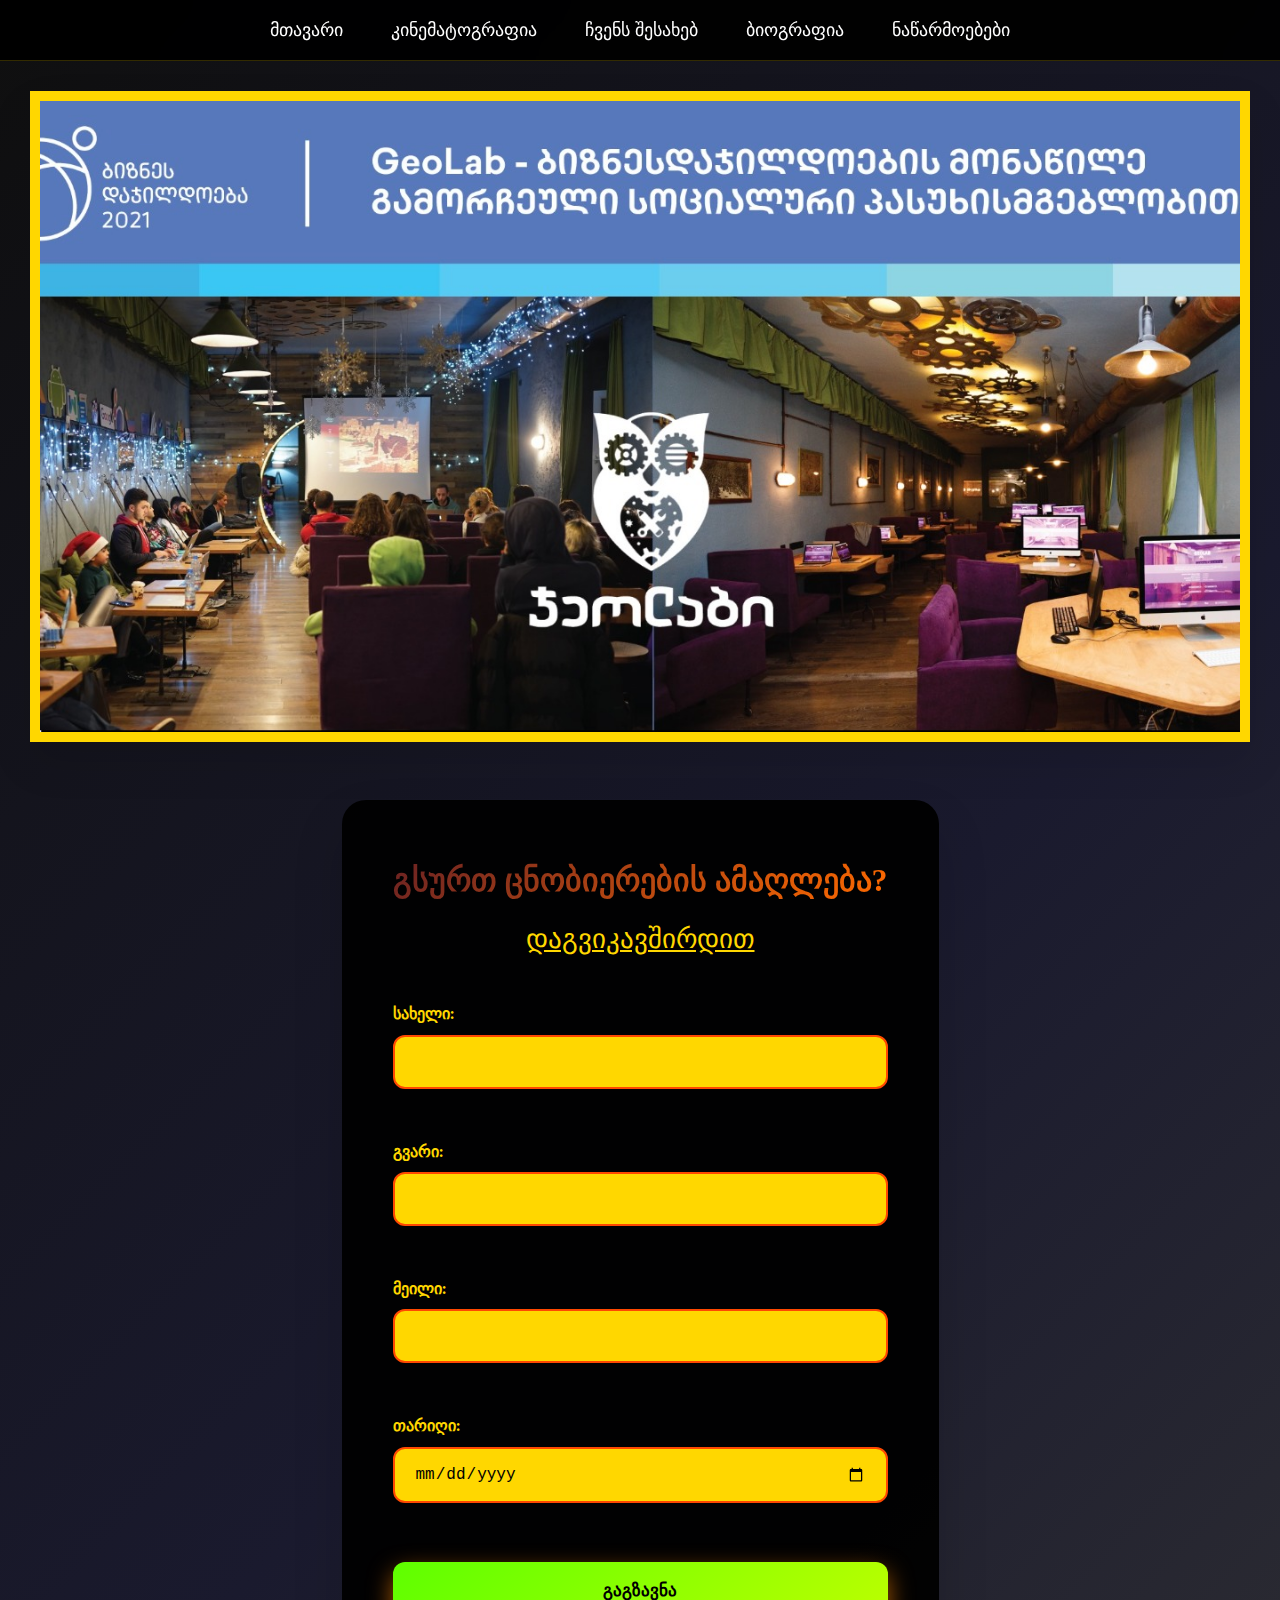
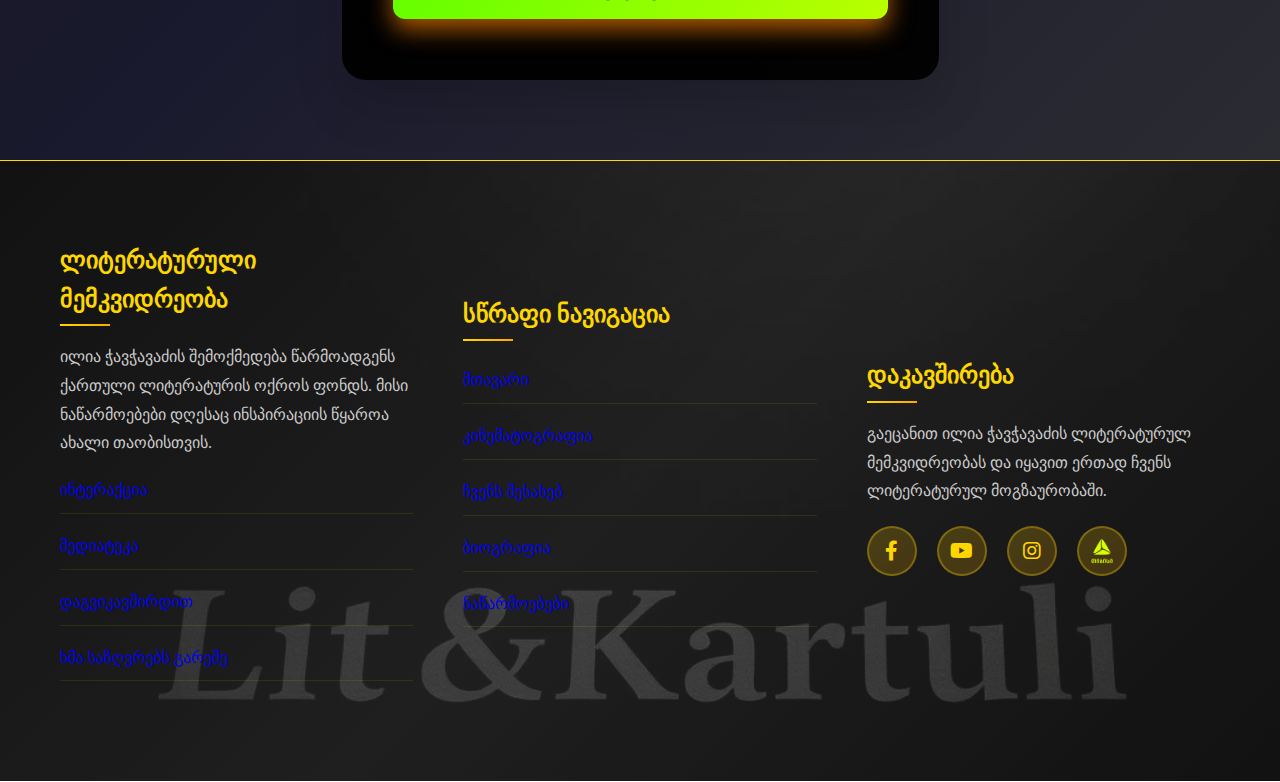
<file: contact.html>
<!doctype html>
<html lang="en">
  <head>
    <meta charset="utf-8">
    <meta name="viewport" content="width=device-width, initial-scale=1">
    <title>Lit&Kartuli</title>
    <link rel="stylesheet" href="css/styles.css">
    <link rel="stylesheet" href="css/media.css">
    <link rel="stylesheet" href="https://www.w3schools.com/w3css/5/w3.css">
    <link rel="stylesheet" href="https://cdnjs.cloudflare.com/ajax/libs/font-awesome/6.0.0/css/all.min.css"/>
    <link rel="icon" type="image/x-icon" href="images/icons/L&K.png" >
  </head>
  <body>
    <header>
        <nav>
        <ul>
            <li><a href="index.html">მთავარი</a></li>
            <li><a href="cinematography.html">კინემატოგრაფია</a></li>
            <li><a href="about_us.html">ჩვენს შესახებ</a></li>
            <li><a href="biography.html">ბიოგრაფია</a></li>
            <li><a href="productions.html">ნაწარმოებები</a></li>
        </ul>
    </nav>
    </header>
<div class="contact-wrapper">
    <div class="contact-img">
        <a href="https://www.tbceducation.ge/">
    <img src="images/geolab banner.jpg" alt="geolab">
</a>
    </div>   
<section>
    <div class="contact-form">
        <h1>გსურთ ცნობიერების ამაღლება?</h1>
        <h2>დაგვიკავშირდით</h2>
<form>
 <fieldset>
  <label for="fname">სახელი:</label>
  <input type="text" id="fname" name="fname"><br><br>
  <label for="lname">გვარი:</label>
  <input type="text" id="lname" name="lname"><br><br>
  <label for="email">მეილი:</label>
  <input type="email" id="email" name="email"><br><br>
  <label for="birthday">თარიღი:</label>
  <input type="date" id="birthday" name="birthday"><br><br>
  <input type="submit" value="გაგზავნა">
 </fieldset>
</form>
</div>
</section>    
</div> 

<footer>
        <div class="footer-container">
            <div class="footer-content">
                <div class="footer-section">
                    <h3>ლიტერატურული მემკვიდრეობა</h3>
                    <p>ილია ჭავჭავაძის შემოქმედება წარმოადგენს ქართული ლიტერატურის ოქროს ფონდს. მისი ნაწარმოებები დღესაც ინსპირაციის წყაროა ახალი თაობისთვის.</p>
                    <ul>
                        <li><a href="interaction.html">ინტერაქცია</a></li>
                        <li><a href="media.html">მედიატეკა</a></li>
                        <li><a href="contact.html">დაგვიკავშირდით</a></li>
                        <li><a href="translation.html">ხმა საზღვრებს გარეშე</a></li>
                    </ul>
                </div>

                <div class="footer-section">
                    <h3>სწრაფი ნავიგაცია</h3>
                    <ul>
                        <li><a class="active" href="index.html">მთავარი</a></li>
                        <li><a href="cinematography.html">კინემატოგრაფია</a></li>
                        <li><a href="about_us.html">ჩვენს შესახებ</a></li>
                        <li><a href="biography.html">ბიოგრაფია</a></li>
                        <li><a href="productions.html">ნაწარმოებები</a></li>
                    </ul>
                </div>

               <div class="footer-section">
                    <h3>დაკავშირება</h3>
                    <p>გაეცანით ილია ჭავჭავაძის ლიტერატურულ მემკვიდრეობას და იყავით ერთად ჩვენს ლიტერატურულ მოგზაურობაში.</p>
                    <div class="social-icons">
                        <a href="https://www.facebook.com/share/g/15ehxifWNt/" class="social-icon" title="Facebook">
                            <i class="fab fa-facebook-f"></i>
                        </a>
                        <a href="https://youtube.com/@lsgeolab?si=AFS_5xXeOtSJfYXK" class="social-icon" title="YouTube">
                            <i class="fab fa-youtube"></i>
                        </a>
                        <a href="https://www.instagram.com/geolabcommunity?igsh=dHFxcXNjNzdkMXBw" class="social-icon" title="Instagram">
                            <i class="fab fa-instagram"></i>
                        </a>
                        <a href="https://www.tbceducation.ge/" class="social-icon tbc-icon" title="TBC">
                            <img src="images/tbc-logo.png" alt="TBC Logo">
                        </a>
                    </div>
                </div>
            </div>
        </div>
        </footer>
  </body>
</html>
</file>
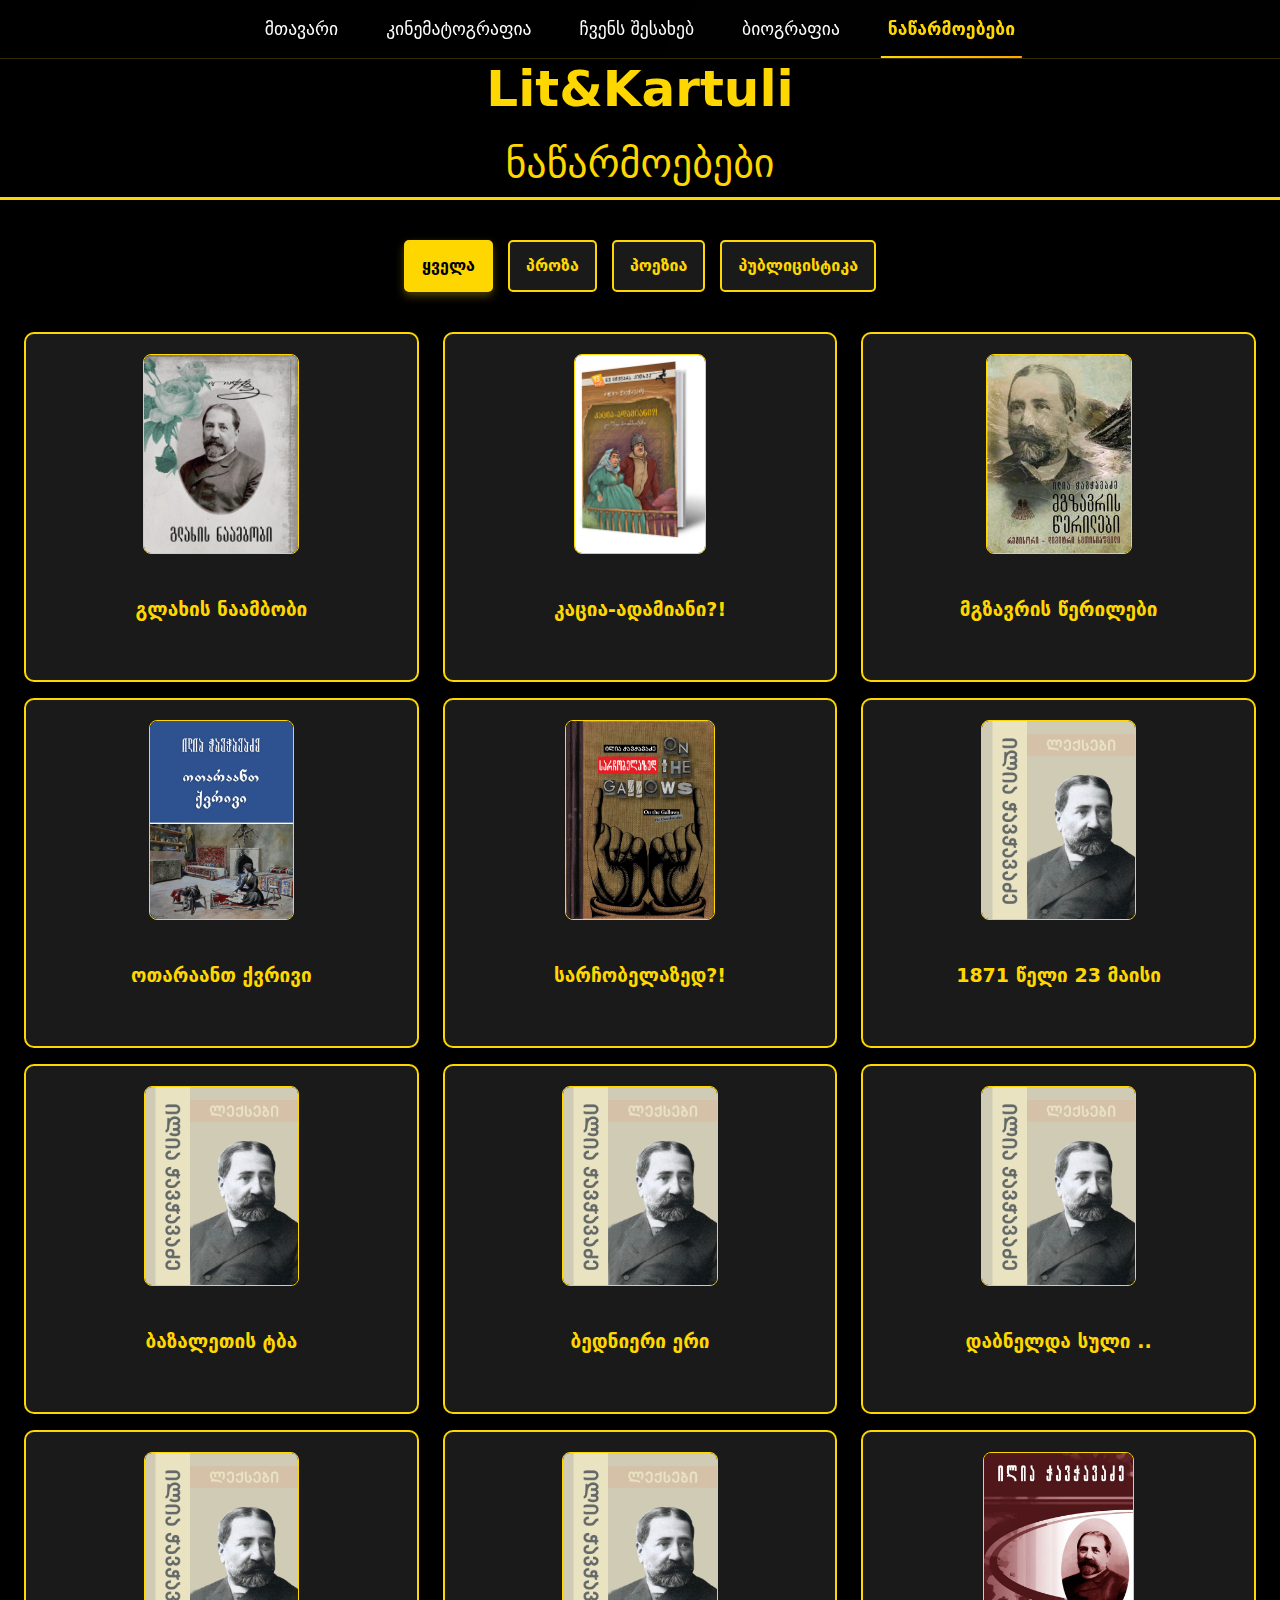
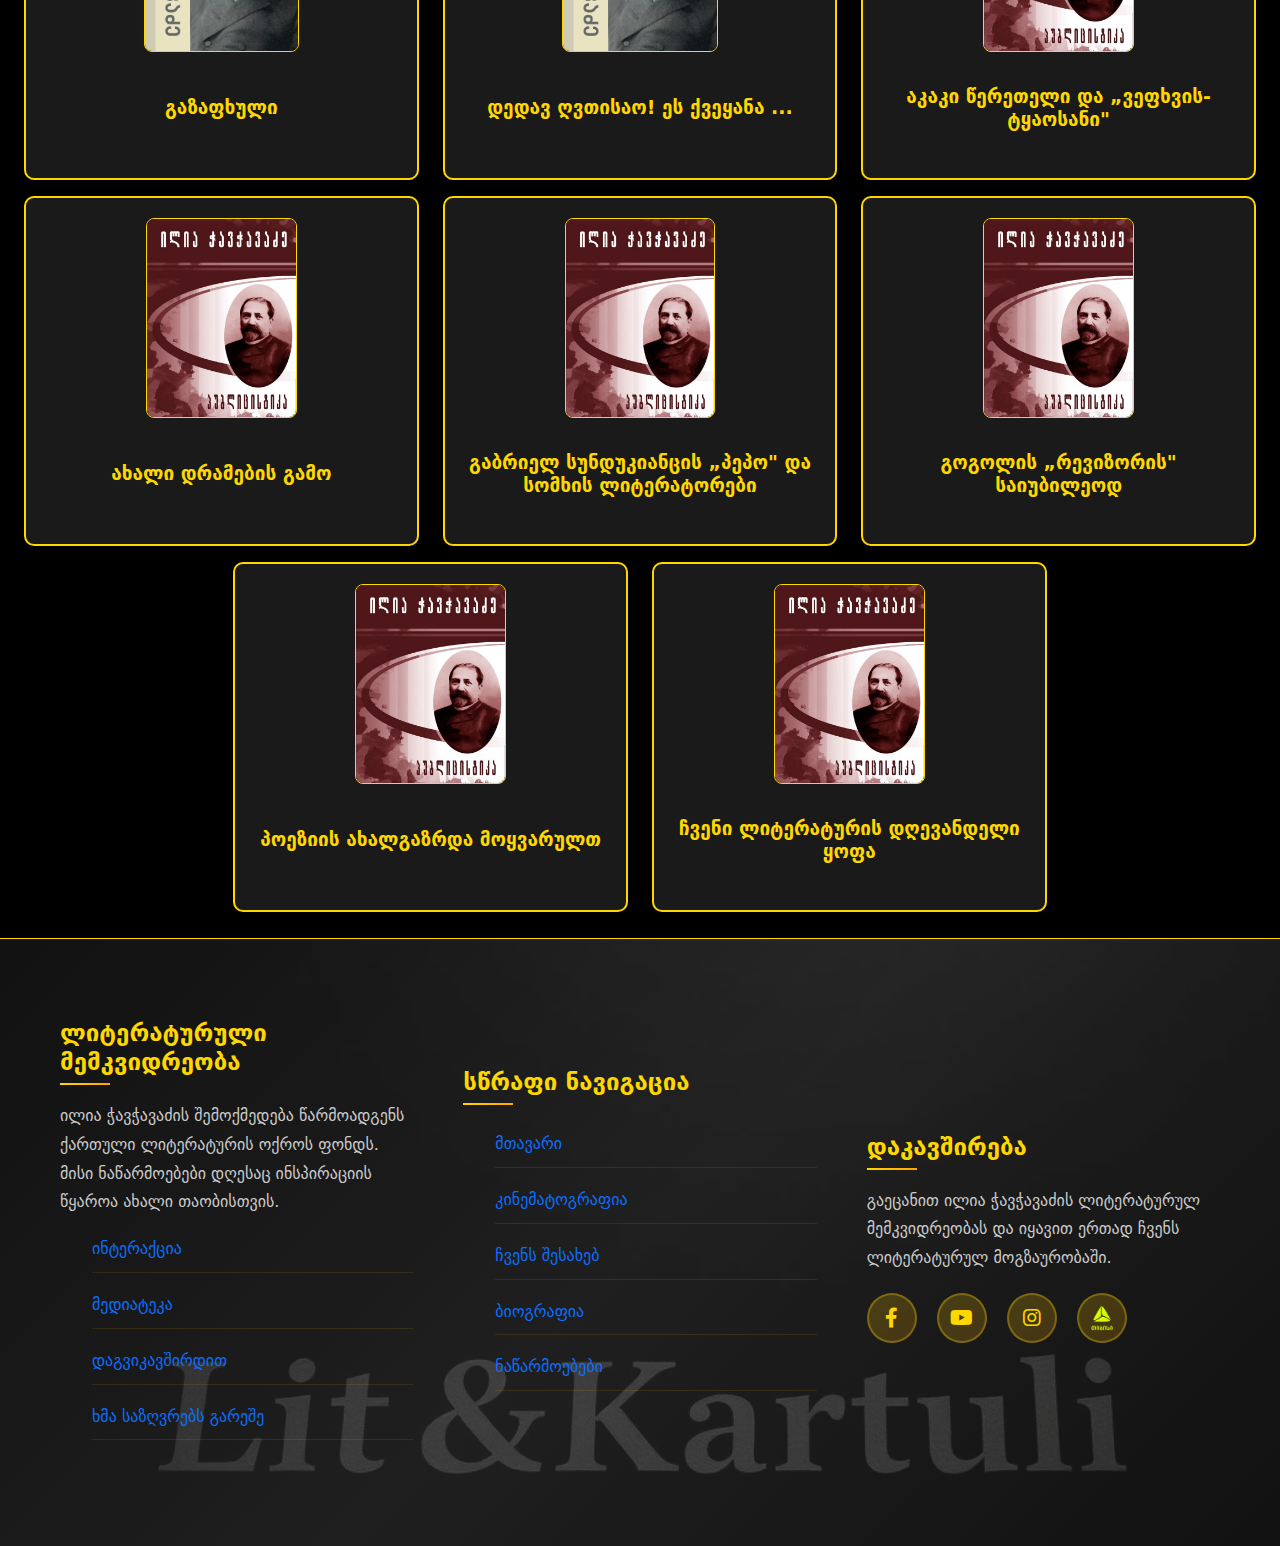
<file: productions.html>
<!DOCTYPE html>
<html lang="en">
<head>
    <meta charset="UTF-8">
    <meta name="viewport" content="width=device-width, initial-scale=1.0">
    <title>Lit&Kartuli-ნაწარმოებები</title>
   <link rel="stylesheet" href="css/styles.css">
    <link rel="stylesheet" href="css/media.css">
     <link href="https://cdn.jsdelivr.net/npm/bootstrap@5.3.0/dist/css/bootstrap.min.css" rel="stylesheet">
    <link rel="stylesheet" href="https://www.w3schools.com/w3css/5/w3.css">
    <link rel="stylesheet" href="https://cdnjs.cloudflare.com/ajax/libs/font-awesome/6.0.0/css/all.min.css"/>
    <link rel="icon" type="image/x-icon" href="images/icons/L&K.png" >
</head>
<body>
    <header>
          <nav>
        <ul>
            <li><a href="index.html">მთავარი</a></li>
            <li><a href="cinematography.html">კინემატოგრაფია</a></li>
            <li><a href="about_us.html">ჩვენს შესახებ</a></li>
            <li><a href="biography.html">ბიოგრაფია</a></li>
            <li><a  class="active" href="productions.html">ნაწარმოებები</a></li>
        </ul>
         </nav>
    </header>
    
<div class="main">

<h1>Lit&Kartuli</h1>

<h2>ნაწარმოებები</h2>

<div id="myBtnContainer">
  <button class="btn active" onclick="filterSelection('all')"> ყველა</button>
  <button class="btn" onclick="filterSelection('Prose')"> პროზა</button>
  <button class="btn" onclick="filterSelection('Poetry')"> პოეზია</button>
  <button class="btn" onclick="filterSelection('Journalism')"> პუბლიცისტიკა</button>
</div>

<!-- Portfolio Gallery  -->
<div class="row">
  <div class="column Prose">
    <div class="content-production">
      <img src="images/glaxis naambobi.png" alt="Prose">
      <h4>გლახის ნაამბობი</h4>
    </div>
  </div>
  <div class="column Prose">
    <div class="content-production">
    <img src="images/kacia adamiani.png" alt="Prose">
      <h4>კაცია-ადამიანი?!</h4>
    </div>
  </div>
  <div class="column Prose">
    <div class="content-production">
    <img src="images/mgzavris-werilebi.jpg" alt="Prose">
      <h4>მგზავრის წერილები</h4>
    </div>
  </div>
  <div class="column Prose">
    <div class="content-production">
      <img src="images/otaraant qvrivi wigni.jpg" alt="Prose">
      <h4>ოთარაანთ ქვრივი</h4>
    </div>
  </div>
  <div class="column Prose">
    <div class="content-production">
    <img src="images/sarchobelazed.png" alt="Prose">
      <h4>სარჩობელაზედ?!</h4>
    </div>
  </div>
  <div class="column Poetry">
    <div class="content-production">
    <img src="images/leqsebi.png" alt="Poetry" >
      <h4>1871 წელი 23 მაისი</h4>
    </div>
  </div>
  <div class="column Poetry">
    <div class="content-production">
    <img src="images/leqsebi.png" alt="Poetry" >
      <h4>ბაზალეთის ტბა</h4>
    </div>
  </div>
  <div class="column Poetry">
    <div class="content-production">
    <img src="images/leqsebi.png" alt="Poetry" >
      <h4>ბედნიერი ერი</h4>
    </div>
  </div>
  <div class="column Poetry">
    <div class="content-production">
    <img src="images/leqsebi.png" alt="Poetry" >
      <h4>დაბნელდა სული ..</h4>
    </div>
  </div>
  <div class="column Poetry">
    <div class="content-production">
    <img src="images/leqsebi.png" alt="Poetry" >
      <h4>გაზაფხული</h4>
    </div>
  </div>
  <div class="column Poetry">
    <div class="content-production">
    <img src="images/leqsebi.png" alt="Poetry" >
      <h4>დედავ ღვთისაო! ეს ქვეყანა ...</h4>
    </div>
  </div>
  <div class="column Journalism">
    <div class="content-production">
      <img src="images/journalism.jpg" alt="Journalism">
      <h4>აკაკი წერეთელი და „ვეფხვის-ტყაოსანი"</h4>
    </div>
  </div>
  <div class="column Journalism">
    <div class="content-production">
      <img src="images/journalism.jpg" alt="Journalism">
      <h4>ახალი დრამების გამო</h4>
    </div>
  </div>
  <div class="column Journalism">
    <div class="content-production">
      <img src="images/journalism.jpg" alt="Journalism">
      <h4>გაბრიელ სუნდუკიანცის „პეპო" და სომხის ლიტერატორები</h4>
    </div>
  </div>
  <div class="column Journalism">
    <div class="content-production">
      <img src="images/journalism.jpg" alt="Journalism">
      <h4>გოგოლის „რევიზორის" საიუბილეოდ</h4>
    </div>
  </div>
  <div class="column Journalism">
    <div class="content-production">
      <img src="images/journalism.jpg" alt="Journalism">
      <h4>პოეზიის ახალგაზრდა მოყვარულთ</h4>
    </div>
  </div>
  <div class="column Journalism">
    <div class="content-production">
      <img src="images/journalism.jpg" alt="Journalism">
      <h4>ჩვენი ლიტერატურის დღევანდელი ყოფა</h4>
    </div>
  </div>
</div>

<!-- END gallery -->

<!-- END MAIN -->
</div>

        <!-- FOOTERI -->
    <footer>
        <div class="footer-container">
            <div class="footer-content">
                <div class="footer-section">
                    <h3>ლიტერატურული მემკვიდრეობა</h3>
                    <p>ილია ჭავჭავაძის შემოქმედება წარმოადგენს ქართული ლიტერატურის ოქროს ფონდს. მისი ნაწარმოებები დღესაც ინსპირაციის წყაროა ახალი თაობისთვის.</p>
                    <ul>
                        <li><a href="interaction.html">ინტერაქცია</a></li>
                        <li><a href="media.html">მედიატეკა</a></li>
                        <li><a href="contact.html">დაგვიკავშირდით</a></li>
                        <li><a href="translation.html">ხმა საზღვრებს გარეშე</a></li>
                    </ul>
                </div>

                <div class="footer-section">
                    <h3>სწრაფი ნავიგაცია</h3>
                    <ul>
                        <li><a class="active" href="index.html">მთავარი</a></li>
                        <li><a href="cinematography.html">კინემატოგრაფია</a></li>
                        <li><a href="about_us.html">ჩვენს შესახებ</a></li>
                        <li><a href="biography.html">ბიოგრაფია</a></li>
                        <li><a href="productions.html">ნაწარმოებები</a></li>
                    </ul>
                </div>

               <div class="footer-section">
                    <h3>დაკავშირება</h3>
                    <p>გაეცანით ილია ჭავჭავაძის ლიტერატურულ მემკვიდრეობას და იყავით ერთად ჩვენს ლიტერატურულ მოგზაურობაში.</p>
                    <div class="social-icons">
                        <a href="https://www.facebook.com/share/g/15ehxifWNt/" class="social-icon" title="Facebook">
                            <i class="fab fa-facebook-f"></i>
                        </a>
                        <a href="https://youtube.com/@lsgeolab?si=AFS_5xXeOtSJfYXK" class="social-icon" title="YouTube">
                            <i class="fab fa-youtube"></i>
                        </a>
                        <a href="https://www.instagram.com/geolabcommunity?igsh=dHFxcXNjNzdkMXBw" class="social-icon" title="Instagram">
                            <i class="fab fa-instagram"></i>
                        </a>
                        <a href="https://www.tbceducation.ge/" class="social-icon tbc-icon" title="TBC">
                            <img src="images/tbc-logo.png" alt="TBC Logo">
                        </a>
                    </div>
                </div>
            </div>
        </div>
        </footer>
    <script>
filterSelection("all")
function filterSelection(c) {
  var x, i;
  x = document.getElementsByClassName("column");
  if (c == "all") c = "";
  for (i = 0; i < x.length; i++) {
    w3RemoveClass(x[i], "show");
    if (x[i].className.indexOf(c) > -1) w3AddClass(x[i], "show");
  }
}

function w3AddClass(element, name) {
  var i, arr1, arr2;
  arr1 = element.className.split(" ");
  arr2 = name.split(" ");
  for (i = 0; i < arr2.length; i++) {
    if (arr1.indexOf(arr2[i]) == -1) {element.className += " " + arr2[i];}
  }
}

function w3RemoveClass(element, name) {
  var i, arr1, arr2;
  arr1 = element.className.split(" ");
  arr2 = name.split(" ");
  for (i = 0; i < arr2.length; i++) {
    while (arr1.indexOf(arr2[i]) > -1) {
      arr1.splice(arr1.indexOf(arr2[i]), 1);     
    }
  }
  element.className = arr1.join(" ");
}

// Add active class to the current button
var btnContainer = document.getElementById("myBtnContainer");
var btns = btnContainer.getElementsByClassName("btn");
for (var i = 0; i < btns.length; i++) {
  btns[i].addEventListener("click", function(){
    // Remove active class from all buttons specifically
    for (var j = 0; j < btns.length; j++) {
      btns[j].className = btns[j].className.replace(" active", "");
    }
    // Add active class to clicked button
    this.className += " active";
  });
}
</script>
</body>    
</html>
</file>
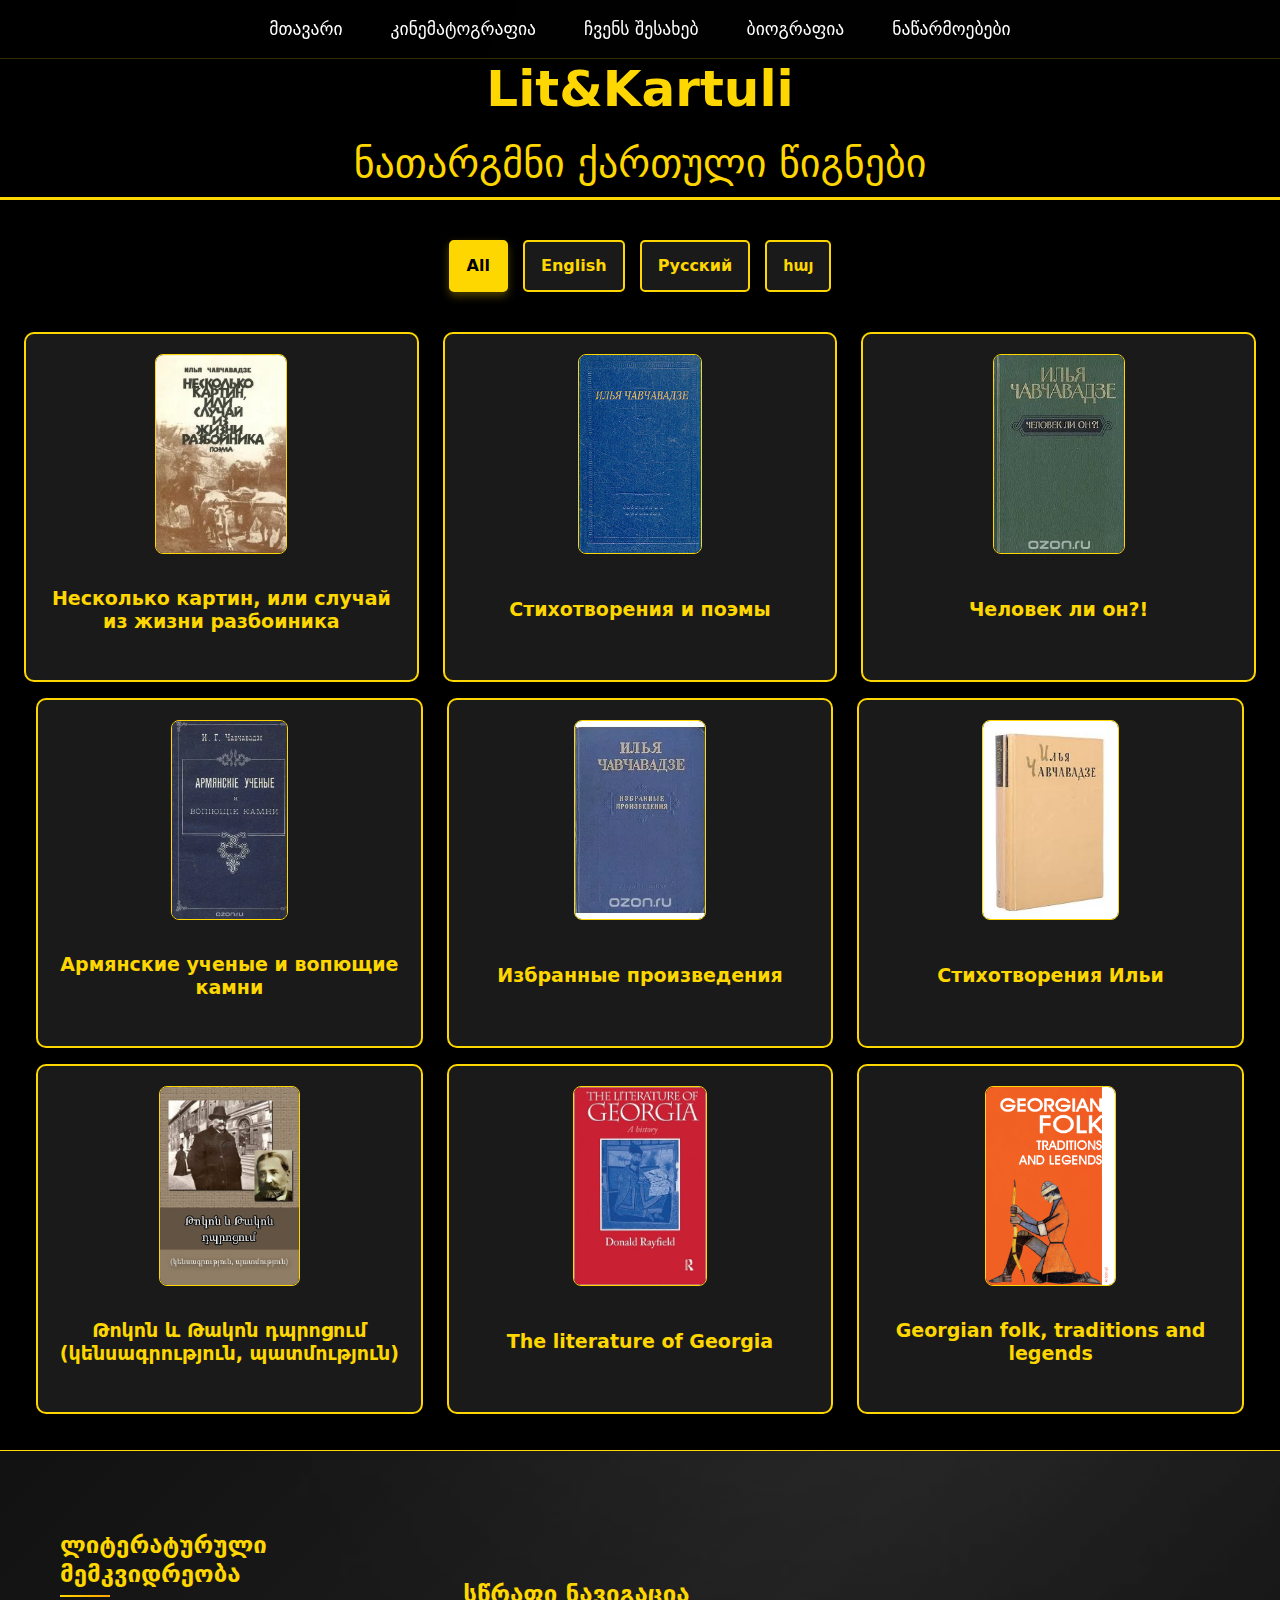
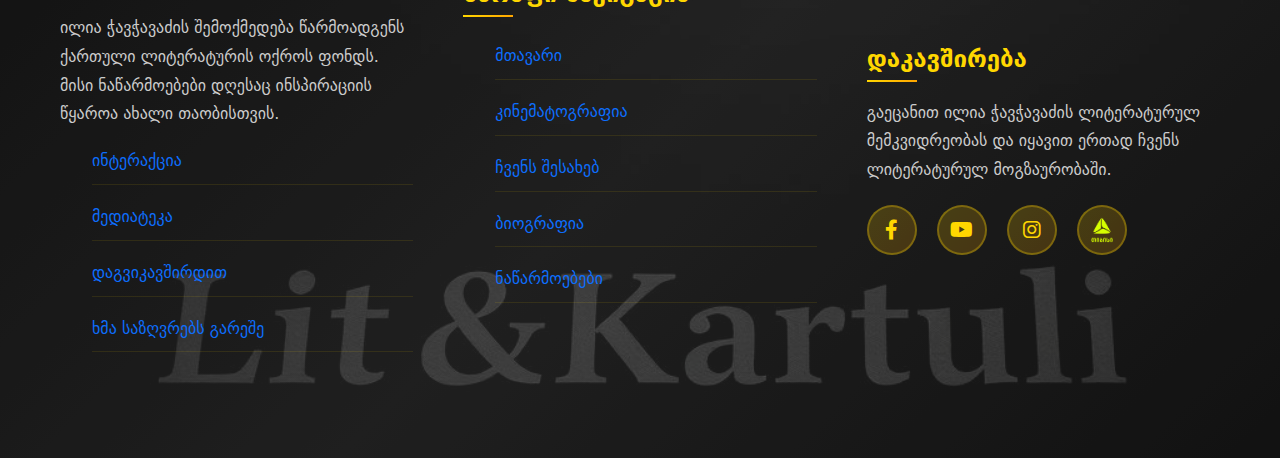
<file: translation.html>
<!DOCTYPE html>
<html lang="en">
<head>
    <meta charset="UTF-8">
    <meta name="viewport" content="width=device-width, initial-scale=1.0">
    <title>Lit&Kartuli-ხმა საზღვრებს გარეშე</title>
    <link rel="stylesheet" href="css/styles.css">
    <link rel="stylesheet" href="css/media.css">
     <link href="https://cdn.jsdelivr.net/npm/bootstrap@5.3.0/dist/css/bootstrap.min.css" rel="stylesheet">
    <link rel="stylesheet" href="https://www.w3schools.com/w3css/5/w3.css">
    <link rel="stylesheet" href="https://cdnjs.cloudflare.com/ajax/libs/font-awesome/6.0.0/css/all.min.css"/>
    <link rel="icon" type="image/x-icon" href="images/icons/L&K.png" >
</head>
<body>
    <header>
          <nav>
        <ul>
            <li><a href="index.html">მთავარი</a></li>
            <li><a href="cinematography.html">კინემატოგრაფია</a></li>
             <li><a href="about_us.html">ჩვენს შესახებ</a></li>
            <li><a href="biography.html">ბიოგრაფია</a></li>
            <li><a href="productions.html">ნაწარმოებები</a></li>
        </ul>
         </nav>
    </header>
   
<div class="main">

<h1>Lit&Kartuli</h1>

<h2>ნათარგმნი ქართული წიგნები</h2>

<div id="myBtnContainer">
  <button class="btn active" onclick="filterSelection('all')"> All</button>
  <button class="btn" onclick="filterSelection('English')"> English</button>
  <button class="btn" onclick="filterSelection('Russian')"> Русский</button>
  <button class="btn" onclick="filterSelection('Armenian')"> հայ</button>
</div>

<!-- Portfolio Gallery  -->
<div class="row">
  <div class="column Russian">
    <div class="content-production">
      <img src="images/rus.webp" alt="Russian">
      <h4>Несколько картин, или случай из жизни разбоиника</h4>
    </div>
  </div>
  <div class="column Russian">
    <div class="content-production">
    <img src="images/poems rus.jpg" alt="Russian">
      <h4>Стихотворения и поэмы</h4>
    </div>
  </div>
  <div class="column Russian">
    <div class="content-production">
    <img src="images/kacia adamiani rus.webp" alt="Russian">
      <h4>Человек ли он?!</h4>
    </div>
  </div>
<div class="row">
  <div class="column Russian">
    <div class="content-production">
      <img src="images/ruski.webp" alt="Russian">
      <h4>Армянские ученые и вопющие камни</h4>
    </div>
  </div>
  <div class="column Russian">
    <div class="content-production">
    <img src="images/rcheuli.webp" alt="Russian">
      <h4>Избранные произведения</h4>
    </div>
  </div>
  <div class="column Russian">
    <div class="content-production">
    <img src="images/txzulebebi rus.jpeg" alt="Russian">
      <h4>Стихотворения Ильи</h4>
    </div>
  </div>

  <div class="column Armenian">
    <div class="content-production">
    <img src="images/ilia book arm.jpg" alt="Armenian" >
      <h4> Թոկոն և Թակոն   դպրոցում (կենսագրություն, պատմություն)</h4>
    </div>
  </div>
  <div class="column English">
    <div class="content-production">
    <img src="images/eng book.jpg" alt="English" >
      <h4>The literature of Georgia</h4>
    </div>
  </div>
  <div class="column English">
    <div class="content-production">
    <img src="images/folks.png" alt="English" >
      <h4>Georgian folk, traditions and legends</h4>
    </div>
  </div>
<!-- END gallery -->
</div>

<!-- END MAIN -->
</div>

        <!-- FOOTERI -->
     <footer>
        <div class="footer-container">
            <div class="footer-content">
                <div class="footer-section">
                    <h3>ლიტერატურული მემკვიდრეობა</h3>
                    <p>ილია ჭავჭავაძის შემოქმედება წარმოადგენს ქართული ლიტერატურის ოქროს ფონდს. მისი ნაწარმოებები დღესაც ინსპირაციის წყაროა ახალი თაობისთვის.</p>
                    <ul>
                        <li><a href="interaction.html">ინტერაქცია</a></li>
                        <li><a href="media.html">მედიატეკა</a></li>
                        <li><a href="contact.html">დაგვიკავშირდით</a></li>
                        <li><a href="translation.html">ხმა საზღვრებს გარეშე</a></li>
                    </ul>
                </div>

                <div class="footer-section">
                    <h3>სწრაფი ნავიგაცია</h3>
                    <ul>
                        <li><a href="index.html">მთავარი</a></li>
                        <li><a href="cinematography.html">კინემატოგრაფია</a></li>
                         <li><a href="about_us.html">ჩვენს შესახებ</a></li>
                        <li><a href="biography.html">ბიოგრაფია</a></li>
                        <li><a class="active" href="productions.html">ნაწარმოებები</a></li>
                    </ul>
                </div>

               <div class="footer-section">
                    <h3>დაკავშირება</h3>
                    <p>გაეცანით ილია ჭავჭავაძის ლიტერატურულ მემკვიდრეობას და იყავით ერთად ჩვენს ლიტერატურულ მოგზაურობაში.</p>
                    <div class="social-icons">
                        <a href="https://www.facebook.com/share/g/15ehxifWNt/" class="social-icon" title="Facebook">
                            <i class="fab fa-facebook-f"></i>
                        </a>
                        <a href="https://youtube.com/@lsgeolab?si=AFS_5xXeOtSJfYXK" class="social-icon" title="YouTube">
                            <i class="fab fa-youtube"></i>
                        </a>
                        <a href="https://www.instagram.com/geolabcommunity?igsh=dHFxcXNjNzdkMXBw" class="social-icon" title="Instagram">
                            <i class="fab fa-instagram"></i>
                        </a>
                        <a href="https://www.tbceducation.ge/" class="social-icon tbc-icon" title="TBC">
                            <img src="images/tbc-logo.png" alt="TBC Logo">
                        </a>
                    </div>
                </div>
            </div>
        </div>
</footer>
    <script>
filterSelection("all")
function filterSelection(c) {
  var x, i;
  x = document.getElementsByClassName("column");
  if (c == "all") c = "";
  for (i = 0; i < x.length; i++) {
    w3RemoveClass(x[i], "show");
    if (x[i].className.indexOf(c) > -1) w3AddClass(x[i], "show");
  }
}

function w3AddClass(element, name) {
  var i, arr1, arr2;
  arr1 = element.className.split(" ");
  arr2 = name.split(" ");
  for (i = 0; i < arr2.length; i++) {
    if (arr1.indexOf(arr2[i]) == -1) {element.className += " " + arr2[i];}
  }
}

function w3RemoveClass(element, name) {
  var i, arr1, arr2;
  arr1 = element.className.split(" ");
  arr2 = name.split(" ");
  for (i = 0; i < arr2.length; i++) {
    while (arr1.indexOf(arr2[i]) > -1) {
      arr1.splice(arr1.indexOf(arr2[i]), 1);     
    }
  }
  element.className = arr1.join(" ");
}


// Add active class to the current button (highlight it)
var btnContainer = document.getElementById("myBtnContainer");
var btns = btnContainer.getElementsByClassName("btn");
for (var i = 0; i < btns.length; i++) {
  btns[i].addEventListener("click", function(){
    var current = document.getElementsByClassName("active");
    current[0].className = current[0].className.replace(" active", "");
    this.className += " active";
  });
}
</script>
</body>    
</html>
</file>
<file: css/styles.css>
html, body, div, span, applet, object, iframe,
h1, h2, h3, h4, h5, h6, p, blockquote, pre,
a, abbr, acronym, address, big, cite, code,
del, dfn, em, img, ins, kbd, q, s, samp,
small, strike, strong, sub, sup, tt, var,
b, u, i, center,
dl, dt, dd, ol, ul, li,
fieldset, form, label, legend,
table, caption, tbody, tfoot, thead, tr, th, td,
article, aside, canvas, details, embed,
figure, figcaption, footer, header, hgroup,
menu, nav, output, ruby, section, summary,
time, mark, audio, video {
  margin: 0;
  padding: 0;
  border: 0;
  font-size: 100%;
  font: inherit;
  vertical-align: baseline;
}

/* HTML5 display-role reset for older browsers */
article, aside, details, figcaption, figure,
footer, header, hgroup, menu, nav, section {
  display: block;
}

body {
  line-height: 1;
}

ol, ul {
  list-style: none;
}

blockquote, q {
  quotes: none;
}

blockquote:before, blockquote:after,
q:before, q:after {
  content: "";
  content: none;
}

table {
  border-collapse: collapse;
  border-spacing: 0;
}

a {
  text-decoration: none;
}

* {
  box-sizing: border-box;
}

body {
  background: linear-gradient(135deg, #0f0f0f 0%, #1a1a2e 50%, #343434 100%);
  color: #ffffff;
  line-height: 1.6;
}

header .banner {
  display: flex;
  justify-content: center;
  align-items: center;
  flex-direction: row;
  gap: 0;
  background: linear-gradient(135deg, rgba(62, 4, 170, 0.34), rgba(255, 230, 0, 0.234)), url("../images/ilia.banner.jpg") center/cover;
  background-size: cover;
  background-repeat: no-repeat;
  border-bottom: 1px solid rgb(255, 217, 0);
  height: 100vh;
  color: white;
}
header .banner .banner-content {
  display: flex;
  justify-content: center;
  align-items: center;
  flex-direction: column;
  gap: 0;
  background: rgba(0, 0, 0, 0.5);
  height: 100%;
  width: 100%;
  text-align: center;
  padding: 32px;
}
header .banner .banner-content h1 {
  color: gold;
  font-size: 56px;
  font-family: "BPG QuadroSquare", "Playfair Display", "Sylfaen", "Arial Unicode MS", sans-serif;
  font-weight: 700;
  text-shadow: 2px 2px 4px rgba(0, 0, 0, 0.8);
  line-height: 1.2;
  margin-bottom: 16px;
}
header .banner .banner-content p {
  font-size: 24px;
  max-width: 600px;
  text-shadow: 1px 1px 2px rgba(0, 0, 0, 0.7);
  margin-bottom: 32px;
}
header nav {
  position: sticky;
  top: 0;
  width: 100%;
  z-index: 1000;
  background: rgba(0, 0, 0, 0.95);
  -webkit-backdrop-filter: blur(20px);
          backdrop-filter: blur(20px);
  border-bottom: 1px solid rgba(255, 215, 0, 0.2);
  transition: all 0.3s ease;
}
header nav ul {
  display: flex;
  justify-content: center;
  align-items: center;
  flex-direction: row;
  gap: 0;
  list-style: none;
  padding: 0 32px;
  max-width: 1200px;
  margin: 0 auto;
}
header nav ul li {
  position: relative;
}
header nav ul li a {
  display: block;
  color: #fff;
  text-decoration: none;
  padding: 16px 24px;
  font-size: 17.6px;
  font-weight: 500;
  transition: all 0.3s ease;
  position: relative;
  overflow: hidden;
}
header nav ul li a::before {
  content: "";
  position: absolute;
  bottom: 0;
  left: 50%;
  width: 0;
  height: 2px;
  background: linear-gradient(90deg, #FFD700, #FFA500);
  transition: all 0.3s ease;
  transform: translateX(-50%);
}
header nav ul li a:hover::before, header nav ul li a.active::before {
  width: 80%;
}
header nav ul li a:hover {
  color: #FFD700;
  transform: translateY(-2px);
}
header nav ul li a.active {
  color: #FFD700;
  font-weight: 600;
}
header .btn {
  display: inline-block;
  padding: 15px 30px;
  background: linear-gradient(135deg, #af994c, #c89149);
  color: white;
  border: none;
  border-radius: 50px;
  font-size: 17.6px;
  font-family: "BPG QuadroSquare", "Sylfaen", "Arial Unicode MS", sans-serif;
  cursor: pointer;
  transition: all 0.3s ease;
  box-shadow: 0 5px 15px rgba(94, 85, 40, 0.5);
  text-decoration: none;
}
header .btn:hover {
  transform: translateY(-3px);
  box-shadow: 0 8px 25px rgba(255, 251, 0, 0.4);
  background: linear-gradient(135deg, #deb308, #ffc400);
  color: white;
  text-decoration: none;
}

.content-section {
  padding: 80px 20px;
  min-height: 100vh;
}
.content-section .intro-section {
  max-width: 1000px;
  margin: 0 auto 80px auto;
  padding: 50px 40px;
  text-align: center;
  background: linear-gradient(135deg, rgba(255, 215, 0, 0.1) 0%, rgba(255, 165, 0, 0.05) 100%);
  border: 2px solid rgba(255, 215, 0, 0.3);
  border-radius: 25px;
  -webkit-backdrop-filter: blur(10px);
          backdrop-filter: blur(10px);
  position: relative;
  overflow: hidden;
  transition: all 0.3s ease;
}
.content-section .intro-section::before {
  content: "";
  position: absolute;
  top: -50%;
  left: -50%;
  width: 200%;
  height: 200%;
  background: radial-gradient(circle, rgba(255, 215, 0, 0.1) 0%, transparent 70%);
  animation: rotate 20s linear infinite;
}
.content-section .intro-section:hover {
  transform: translateY(-5px);
  box-shadow: 0 20px 50px rgba(255, 215, 0, 0.2);
  border-color: rgba(255, 215, 0, 0.5);
}
.content-section .intro-section h2 {
  font-size: 2.8rem;
  font-weight: 700;
  margin-bottom: 30px;
  color: #FFD700;
  text-shadow: 0 0 20px rgba(255, 215, 0, 0.5);
  position: relative;
  z-index: 1;
}
.content-section .intro-section p {
  font-size: 1.2rem;
  line-height: 1.8;
  margin-bottom: 20px;
  color: #e0e0e0;
  position: relative;
  z-index: 1;
}
.content-section .intro-section a {
  color: #FFD700;
  text-decoration: none;
  font-weight: 600;
  transition: all 0.3s ease;
  padding: 2px 8px;
  border-radius: 5px;
}
.content-section .intro-section a:hover {
  background: rgba(255, 215, 0, 0.2);
  text-shadow: 0 0 10px rgba(255, 215, 0, 0.8);
}
.content-section .section-title {
  font-size: 3rem;
  font-weight: 700;
  margin-bottom: 60px;
  color: #FFD700;
  text-align: center;
  position: relative;
  text-shadow: 0 0 30px rgba(255, 215, 0, 0.5);
}
.content-section .section-title::after {
  content: "";
  position: absolute;
  bottom: -15px;
  left: 50%;
  transform: translateX(-50%);
  width: 120px;
  height: 4px;
  background: linear-gradient(135deg, #FFD700, #FFA500);
  border-radius: 2px;
  box-shadow: 0 0 10px rgba(255, 215, 0, 0.5);
}
.content-section .cards-grid {
  display: flex;
  justify-content: flex-start;
  align-items: flex-start;
  flex-direction: row;
  gap: 40px;
  display: grid;
  grid-template-columns: repeat(auto-fit, minmax(380px, 1fr));
  max-width: 1400px;
  margin: 0 auto;
  padding: 20px;
}
.content-section .cards-grid .card {
  background: linear-gradient(145deg, rgba(255, 255, 255, 0.1) 0%, rgba(255, 255, 255, 0.05) 100%);
  border-radius: 25px;
  overflow: hidden;
  position: relative;
  transition: all 0.4s cubic-bezier(0.175, 0.885, 0.32, 1.275);
  border: 1px solid rgba(255, 215, 0, 0.2);
  -webkit-backdrop-filter: blur(15px);
          backdrop-filter: blur(15px);
  box-shadow: 0 8px 32px rgba(0, 0, 0, 0.3);
}
.content-section .cards-grid .card::before {
  content: "";
  position: absolute;
  top: 0;
  left: 0;
  right: 0;
  bottom: 0;
  background: linear-gradient(135deg, rgba(255, 215, 0, 0.1) 0%, transparent 50%, rgba(255, 165, 0, 0.1) 100%);
  opacity: 0;
  transition: opacity 0.4s ease;
  z-index: 1;
}
.content-section .cards-grid .card:hover {
  transform: translateY(-15px) rotateX(5deg);
  box-shadow: 0 25px 60px rgba(255, 215, 0, 0.3);
  border-color: rgba(255, 215, 0, 0.6);
}
.content-section .cards-grid .card:hover::before {
  opacity: 1;
}
.content-section .cards-grid .card:hover .card-image img {
  transform: scale(1.1);
  filter: brightness(1);
}
.content-section .cards-grid .card:hover .card-overlay {
  opacity: 1;
}
.content-section .cards-grid .card:hover .card-overlay-text {
  transform: translateY(0);
}
.content-section .cards-grid .card:hover .card-icon {
  background: #FFD700;
  transform: rotate(360deg) scale(1.1);
  box-shadow: 0 6px 20px rgba(255, 215, 0, 0.6);
}
.content-section .cards-grid .card:hover .card-title {
  transform: translateY(-5px);
  text-shadow: 0 0 20px rgba(255, 215, 0, 0.6);
}
.content-section .cards-grid .card:hover .card-description {
  color: #e8e8e8;
}
.content-section .cards-grid .card .card-image {
  position: relative;
  height: 280px;
  overflow: hidden;
  border-radius: 25px 25px 0 0;
}
.content-section .cards-grid .card .card-image img {
  width: 100%;
  height: 100%;
  -o-object-fit: cover;
     object-fit: cover;
  transition: transform 0.6s ease;
  filter: brightness(0.8);
}
.content-section .cards-grid .card .card-overlay {
  display: flex;
  justify-content: center;
  align-items: center;
  flex-direction: row;
  gap: 0;
  position: absolute;
  top: 0;
  left: 0;
  right: 0;
  bottom: 0;
  background: linear-gradient(135deg, rgba(0, 0, 0, 0.7) 0%, rgba(255, 215, 0, 0.2) 100%);
  opacity: 0;
  transition: all 0.4s ease;
  padding: 20px;
  z-index: 2;
}
.content-section .cards-grid .card .card-overlay-text {
  color: white;
  font-size: 1.1rem;
  text-align: center;
  line-height: 1.6;
  font-style: italic;
  transform: translateY(20px);
  transition: transform 0.4s ease;
  text-shadow: 0 2px 4px rgba(0, 0, 0, 0.5);
}
.content-section .cards-grid .card .card-icon {
  display: flex;
  justify-content: center;
  align-items: center;
  flex-direction: row;
  gap: 0;
  position: absolute;
  top: 20px;
  right: 20px;
  background: rgba(255, 215, 0, 0.9);
  color: #000;
  width: 50px;
  height: 50px;
  border-radius: 50%;
  font-size: 1.3rem;
  z-index: 3;
  transition: all 0.4s ease;
  box-shadow: 0 4px 15px rgba(255, 215, 0, 0.4);
}
.content-section .cards-grid .card .card-content {
  padding: 35px 30px;
  position: relative;
  z-index: 2;
}
.content-section .cards-grid .card .card-title {
  font-size: 1.6rem;
  font-weight: 700;
  color: #FFD700;
  margin-bottom: 20px;
  text-align: center;
  text-shadow: 0 0 10px rgba(255, 215, 0, 0.3);
  transition: all 0.3s ease;
}
.content-section .cards-grid .card .card-description {
  font-size: 1rem;
  line-height: 1.7;
  color: #d0d0d0;
  text-align: justify;
  transition: color 0.3s ease;
}

section {
  padding: 50px;
}
section .gallery-carousel h2 {
  font-size: 40px;
  font-family: "BPG QuadroSquare", "Sylfaen", "Arial Unicode MS", sans-serif;
  margin-bottom: 32px;
  color: #FFD700;
  text-align: center;
}
section .gallery-carousel p {
  font-size: 17.6px;
  line-height: 1.8;
  margin-bottom: 24px;
}

footer {
  border-top: 1px solid rgb(255, 217, 0);
  text-decoration: none;
  background: linear-gradient(135deg, #1a1a1a 0%, #2d2d2d 50%, #1a1a1a 100%);
  position: relative;
  overflow: hidden;
}
footer::before {
  content: "";
  position: absolute;
  top: 0;
  left: 0;
  right: 0;
  bottom: 0;
  background: url("../images/footer.jpg") center/cover;
  opacity: 0.3;
  z-index: 1;
}
footer .footer-container {
  position: relative;
  z-index: 2;
  padding: 80px 20px 40px;
  max-width: 1200px;
  margin: 0 auto;
}
footer .footer-container .footer-content {
  display: flex;
  justify-content: flex-start;
  align-items: center;
  flex-direction: row;
  gap: 20px;
  display: grid;
  grid-template-columns: repeat(auto-fit, minmax(250px, 1fr));
  gap: 50px;
  margin-bottom: 50px;
}
footer .footer-container .footer-content .footer-section h3 {
  color: #FFD700;
  font-size: 24px;
  font-weight: 700;
  margin-bottom: 25px;
  position: relative;
}
footer .footer-container .footer-content .footer-section h3::after {
  content: "";
  position: absolute;
  bottom: -8px;
  left: 0;
  width: 50px;
  height: 2px;
  background: linear-gradient(135deg, #FFD700, #FFA500);
}
footer .footer-container .footer-content .footer-section p,
footer .footer-container .footer-content .footer-section li {
  color: #cccccc;
  line-height: 1.8;
  margin-bottom: 10px;
}
footer .footer-container .footer-content .footer-section ul {
  list-style: none;
}
footer .footer-container .footer-content .footer-section ul li {
  padding: 8px 0;
  border-bottom: 1px solid rgba(255, 215, 0, 0.1);
  transition: all 0.3s ease;
}
footer .footer-container .footer-content .footer-section ul li a {
  text-decoration: none;
}
footer .footer-container .footer-content .footer-section ul li:hover {
  padding-left: 10px;
  color: #FFD700;
}

.social-icons {
  display: flex;
  justify-content: flex-start;
  align-items: center;
  flex-direction: row;
  gap: 20px;
  margin-top: 20px;
}

.social-icon {
  display: flex;
  justify-content: center;
  align-items: center;
  flex-direction: row;
  gap: 0;
  width: 50px;
  height: 50px;
  background: linear-gradient(135deg, rgba(255, 215, 0, 0.2), rgba(255, 165, 0, 0.2));
  border: 2px solid rgba(255, 215, 0, 0.3);
  border-radius: 50%;
  color: #FFD700;
  font-size: 20px;
  transition: all 0.4s ease;
  text-decoration: none;
  position: relative;
  overflow: hidden;
}
.social-icon::before {
  content: "";
  position: absolute;
  top: 0;
  left: -100%;
  width: 100%;
  height: 100%;
  background: linear-gradient(135deg, #FFD700, #FFA500);
  transition: left 0.4s ease;
  z-index: -1;
}
.social-icon:hover {
  color: #000;
  transform: translateY(-5px) scale(1.1);
  box-shadow: 0 10px 25px rgba(255, 215, 0, 0.3);
}
.social-icon:hover::before {
  left: 0;
}
.social-icon img {
  width: 30px;
  height: 30px;
  -o-object-fit: contain;
     object-fit: contain;
  transition: all 0.3s ease;
  border-radius: 4px;
  filter: brightness(0) saturate(100%) invert(84%) sepia(84%) saturate(2427%) hue-rotate(12deg) brightness(104%) contrast(101%);
}
.social-icon:hover img {
  transform: scale(1.1);
  filter: brightness(0) saturate(100%) invert(0%) sepia(0%) saturate(0%) hue-rotate(0deg) brightness(0%) contrast(100%);
}

.container {
  margin-top: 80px;
  max-width: 1200px;
  margin-left: auto;
  margin-right: auto;
  padding: 20px;
}
.container .content {
  color: white;
}
.container .content h1, .container .content h3 {
  text-align: center;
  font-size: 48px;
  color: #FFD700;
  margin-bottom: 40px;
}
.container .content h3 {
  font-size: 24px;
  text-align: end;
}
.container .content p {
  line-height: 34px;
  font-size: 18px;
  margin-bottom: 24px;
  text-align: justify;
}
.container .content .paragraph-with-image {
  display: flex;
  justify-content: center;
  align-items: flex-start;
  flex-direction: row;
  gap: 30px;
  margin-bottom: 30px;
}
.container .content .flip-box {
  width: 300px;
  height: 300px;
  border-radius: 30px;
  border: 1px solid #f1f1f1;
  flex-shrink: 0;
}
.container .content .flip-box .flip-box-inner {
  position: relative;
  width: 100%;
  height: 100%;
  text-align: center;
  transition: transform 0.8s;
  transform-style: preserve-3d;
}
.container .content .flip-box:hover .flip-box-inner {
  transform: rotateY(180deg);
}
.container .content .flip-box .flip-box-front,
.container .content .flip-box .flip-box-back {
  border-radius: 30px;
  position: absolute;
  width: 100%;
  height: 100%;
  backface-visibility: hidden;
}
.container .content .flip-box .flip-box-front {
  display: flex;
  justify-content: center;
  align-items: center;
  flex-direction: row;
  gap: 0;
}
.container .content .flip-box .flip-box-front img {
  border-radius: 30px;
  width: 300px;
  height: 300px;
}
.container .content .flip-box .flip-box-back {
  display: flex;
  justify-content: center;
  align-items: center;
  flex-direction: column;
  gap: 0;
  background-color: rgba(255, 255, 255, 0.262745098);
  color: white;
  transform: rotateY(180deg);
  padding: 20px;
}
.container .content .flip-box .flip-box-back h2 {
  margin: 0 0 10px 0;
  font-size: 24px;
}
.container .content .flip-box .flip-box-back p {
  margin: 0;
  font-size: 16px;
  line-height: 1.4;
}
.container .content .card-k {
  float: left;
  width: 33.3%;
  margin-bottom: 16px;
  padding: 0 8px;
}
.container .content .card-k p {
  text-align: center;
}

.main {
  margin: auto;
  background-color: #000000;
  color: #FFD700;
}
.main h1 {
  font-size: 50px;
  text-align: center;
  color: #FFD700;
  text-shadow: 2px 2px 4px rgba(0, 0, 0, 0.5);
  font-weight: bold;
  margin-bottom: 20px;
}
.main h2 {
  text-align: center;
  font-size: 40px;
  margin-bottom: 40px;
  color: #FFD700;
  border-bottom: 3px solid #FFD700;
  padding-bottom: 10px;
}

.row {
  display: flex;
  justify-content: center;
  align-items: center;
  flex-direction: row;
  gap: 0;
  flex-wrap: wrap;
  margin: 10px -16px;
}
.row:after {
  content: "";
  display: table;
  clear: both;
}

.column {
  flex: 0 0 calc(33.33% - 16px);
  display: none;
  margin-bottom: 16px;
}

.show {
  display: block;
}

.content-production {
  display: flex;
  justify-content: center;
  align-items: center;
  flex-direction: column;
  gap: 0;
  background-color: #1a1a1a;
  border: 2px solid #FFD700;
  border-radius: 10px;
  padding: 20px;
  transition: all 0.3s ease;
  box-shadow: 0 4px 8px rgba(0, 0, 0, 0.3);
  height: 350px;
}
.content-production:hover {
  transform: translateY(-5px);
  box-shadow: 0 8px 16px rgba(255, 215, 0, 0.2);
  border-color: #FFD700;
  background-color: rgba(255, 215, 0, 0.1);
}
.content-production img {
  width: -moz-fit-content;
  width: fit-content;
  height: 200px;
  -o-object-fit: cover;
     object-fit: cover;
  border-radius: 8px;
  margin-bottom: 15px;
  border: 1px solid #FFD700;
  transition: all 0.3s ease;
}
.content-production img:hover {
  transform: scale(1.05);
  box-shadow: 0 4px 12px rgba(255, 215, 0, 0.3);
}
.content-production h4 {
  display: flex;
  justify-content: center;
  align-items: center;
  flex-direction: row;
  gap: 0;
  color: #FFD700;
  font-size: 19px;
  margin-bottom: 10px;
  font-weight: bold;
  min-height: 50px;
  text-align: center;
  flex-grow: 1;
}
.content-production p {
  color: #f5f5f5;
  font-size: 14px;
  line-height: 1.4;
  margin: 0;
  margin-top: auto;
}

#myBtnContainer {
  text-align: center;
  margin-bottom: 40px;
}
#myBtnContainer .btn {
  border: 2px solid #FFD700;
  outline: none;
  padding: 12px 16px;
  background-color: #1a1a1a;
  color: #FFD700;
  cursor: pointer;
  font-size: 16px;
  font-weight: bold;
  border-radius: 5px;
  transition: all 0.3s ease;
  margin: 0 5px;
}
#myBtnContainer .btn:hover {
  background-color: #FFD700;
  color: #000000;
  transform: translateY(-2px);
  box-shadow: 0 4px 8px rgba(255, 215, 0, 0.3);
}
#myBtnContainer .btn.active {
  background-color: #FFD700;
  color: #000000;
  box-shadow: 0 4px 8px rgba(255, 215, 0, 0.3);
}

.container-fluid h1 {
  color: gold;
  font-size: 48px;
  text-align: center;
  margin: 30px 0;
}
.container-fluid .carousel-container {
  margin-bottom: 64px;
  border-radius: 15px;
  overflow: hidden;
  box-shadow: 0 10px 30px rgba(0, 0, 0, 0.3);
  border: 2px solid #ffd700;
}
.container-fluid .carousel-container .carousel .carousel-item {
  height: 500px;
  position: relative;
}
.container-fluid .carousel-container .carousel .carousel-item img {
  height: 100%;
  -o-object-fit: cover;
     object-fit: cover;
  filter: brightness(0.7) sepia(0.3) saturate(1.2);
}
.container-fluid .carousel-container .carousel .carousel-item .carousel-caption {
  position: absolute;
  bottom: 0;
  left: 0;
  right: 0;
  background: linear-gradient(transparent, rgba(0, 0, 0, 0.9));
  padding: 48px 32px 32px;
  color: white;
}
.container-fluid .carousel-container .carousel .carousel-item .carousel-caption p {
  font-size: 20px;
  font-style: italic;
  margin: 0;
  text-shadow: 2px 2px 4px rgba(0, 0, 0, 0.7);
  max-width: 800px;
  margin: 0 auto;
  color: #ffd700;
}
.container-fluid .carousel-container .carousel .carousel-control-prev,
.container-fluid .carousel-container .carousel .carousel-control-next {
  width: 5%;
  opacity: 0.7;
  transition: opacity 0.3s ease;
}
.container-fluid .carousel-container .carousel .carousel-control-prev .carousel-control-prev-icon,
.container-fluid .carousel-container .carousel .carousel-control-prev .carousel-control-next-icon,
.container-fluid .carousel-container .carousel .carousel-control-next .carousel-control-prev-icon,
.container-fluid .carousel-container .carousel .carousel-control-next .carousel-control-next-icon {
  filter: brightness(0) saturate(100%) invert(85%) sepia(78%) saturate(2076%) hue-rotate(21deg) brightness(101%) contrast(107%);
}
.container-fluid .carousel-container .carousel .carousel-indicators button {
  width: 12px;
  height: 12px;
  border-radius: 50%;
  border: 2px solid #ffd700;
  opacity: 0.6;
  background-color: black;
}
.container-fluid .carousel-container .carousel .carousel-indicators button.active {
  opacity: 1;
  background-color: #ffd700;
}

aside {
  padding: 40px 0;
}
aside .aside-container {
  border-radius: 15px;
  background: #000000;
  background: linear-gradient(90deg, rgba(0, 0, 0, 0.17) 0%, rgba(4, 255, 0, 0.13) 50%, rgba(255, 229, 0, 0.12) 100%);
  max-width: 1200px;
  height: auto;
  margin: 0 auto;
  padding: 25px 50px;
  transition: all 0.3s ease;
}
aside .aside-container:hover {
  transform: translateY(-5px);
  box-shadow: 0 20px 40px rgba(255, 215, 0, 0.2);
}
aside .aside-container h1 {
  text-align: center;
  color: gold;
  font-size: 34px;
  font-weight: 900;
  margin: 0 0 75px 0;
  transition: color 0.3s ease, transform 0.3s ease;
}
aside .aside-container h1:hover {
  color: gold;
  transform: scale(1.05);
}
aside .aside-container .film-section {
  flex-wrap: wrap;
  display: flex;
  justify-content: center;
  align-items: flex-start;
  flex-direction: row;
  gap: 70px;
}
aside .aside-container .film-section .film-card {
  background: rgba(255, 255, 255, 0.05);
  -webkit-backdrop-filter: blur(10px);
          backdrop-filter: blur(10px);
  border: 1px solid rgba(255, 255, 255, 0.1);
  border-radius: 20px;
  padding: 24px;
  width: 300px;
  transition: all 0.3s ease;
}
aside .aside-container .film-section .film-card:hover {
  transform: translateY(-10px);
  background: rgba(255, 255, 255, 0.1);
  border-color: rgba(255, 215, 0, 0.5);
  box-shadow: 0 15px 35px rgba(0, 0, 0, 0.3);
}
aside .aside-container .film-section .film-card p {
  font-size: 25px;
  color: white;
  text-align: center;
  transition: color 0.3s ease;
}
aside .aside-container .film-section .film-card p:hover {
  color: #ffd700;
}
aside .aside-container .film-section .film-card p::first-letter {
  font-size: 50px;
  color: gold;
  transition: color 0.3s ease;
}
aside .aside-container .film-section .film-card img {
  width: 100%;
  height: 400px;
  -o-object-fit: cover;
     object-fit: cover;
  margin: 0 0 15px 0;
  border-radius: 10px;
  border: 2px solid #1aff00;
  transition: all 0.3s ease;
}
aside .aside-container .film-section .film-card img:hover {
  transform: scale(1.05);
  border-color: gold;
  box-shadow: 0 10px 25px rgba(26, 255, 0, 0.3);
}
aside .aside-container .film-section .film-card .film-icon {
  display: flex;
  justify-content: center;
  align-items: center;
  flex-direction: row;
  gap: 0;
  width: 80px;
  height: 80px;
  margin: 0 auto 16px;
  background: linear-gradient(45deg, #ff6b6b, #ffd700, #4ecdc4);
  border-radius: 50px;
  font-size: 36px;
  color: white;
  box-shadow: 0 10px 30px rgba(255, 153, 0, 0.416);
  transition: all 0.3s ease;
}
aside .aside-container .film-section .film-card .film-icon:hover {
  transform: scale(1.1) rotate(10deg);
  box-shadow: 0 15px 40px rgba(255, 153, 0, 0.6);
}

/* Gallery Styles */
.gallery-carousel {
  margin: 48px 0;
}
.gallery-carousel h1 {
  text-align: center;
  margin-bottom: 32px;
  color: gold;
  font-size: 32px;
  font-weight: 900;
}
.gallery-carousel h1 .center-carousel .slick-slide {
  margin: 0 15px;
  transition: all 0.3s ease;
}
.gallery-carousel .slick-slide:not(.slick-center) {
  transform: scale(0.8);
  opacity: 0.6;
}
.gallery-carousel .slick-slide.slick-center {
  transform: scale(1);
  opacity: 1;
}
.gallery-carousel .center-item {
  background: #fff;
  border-radius: 15px;
  padding: 24px;
  box-shadow: 0 8px 25px rgba(0, 0, 0, 0.1);
  text-align: center;
  transition: all 0.3s ease;
}
.gallery-carousel .center-item:hover {
  box-shadow: 0 15px 45px rgba(0, 0, 0, 0.2);
  transform: translateY(-5px);
}
.gallery-carousel .center-item img {
  width: 100%;
  height: 200px;
  -o-object-fit: cover;
     object-fit: cover;
  border-radius: 10px;
  margin-bottom: 16px;
  transition: transform 0.3s ease;
}
.gallery-carousel img:hover {
  transform: scale(1.05);
}
.gallery-carousel h4 {
  color: #000000;
  margin-bottom: 8px;
  font-size: 19.2px;
  font-weight: 500;
}
.gallery-carousel h4::first-letter {
  font-size: 35px;
  color: rgb(101, 88, 15);
}
.gallery-carousel p {
  color: #666;
  font-size: 14.4px;
  margin: 0;
  line-height: 1.4;
}
.gallery-carousel .slick-prev, .gallery-carousel .slick-next {
  z-index: 10;
  font-size: 0;
  width: 50px;
  height: 50px;
  border-radius: 50%;
  background: rgba(255, 255, 255, 0.9);
  border: 2px solid rgba(0, 0, 0, 0.1);
  transition: all 0.3s ease;
  box-shadow: 0 4px 12px rgba(0, 0, 0, 0.15);
}
.gallery-carousel .slick-prev:hover,
.gallery-carousel .slick-next:hover {
  background: #fff;
  border-color: #ffd700;
  box-shadow: 0 6px 20px rgba(0, 0, 0, 0.2);
  transform: scale(1.1);
}
.gallery-carousel .slick-prev:before,
.gallery-carousel .slick-next:before {
  color: #333;
  font-size: 18px;
}
.gallery-carousel .slick-prev {
  left: -25px;
}
.gallery-carousel .slick-next {
  right: -25px;
}

main .about-container {
  padding: 70px;
}
main .about-container h1 {
  -webkit-text-decoration: rgb(81, 255, 0) underline;
          text-decoration: rgb(81, 255, 0) underline;
  font-size: 28px;
  color: gold;
  margin-bottom: 40px;
  font-weight: bold;
  margin-bottom: 15px;
}
main .about-container h1::before {
  content: url("../images/logo.svg");
  margin-right: 12px;
  width: 20px;
  height: auto;
}
main .about-container p {
  font-size: 20px;
  line-height: 1.6;
  color: #f0f0f0;
  margin-bottom: 30px;
}
main .goals, main .how-we-work, main .reason {
  margin-bottom: 50px;
  padding: 20px;
  background: rgba(255, 255, 255, 0.05);
  border-radius: 15px;
  border: 1px solid rgba(255, 255, 255, 0.1);
  transition: all 0.3s ease;
}
main .goals:hover, main .how-we-work:hover, main .reason:hover {
  transform: translateY(-5px);
  box-shadow: 0 20px 40px rgba(255, 215, 0, 0.2);
}

.contact-wrapper {
  display: flex;
  justify-content: center;
  align-items: center;
  flex-direction: column;
  gap: 0;
  padding: 30px;
}
.contact-wrapper .contact-img img {
  border: 10px solid gold;
  -o-object-fit: cover;
     object-fit: cover;
  max-width: 100%;
  box-shadow: 0 20px 40px rgba(0, 0, 0, 0.1);
  transition: transform 0.3s ease;
}
.contact-wrapper .contact-img img:hover {
  transform: scale(1.05);
  box-shadow: 0 30px 60px rgba(255, 215, 0, 0.2);
}
.contact-wrapper section .contact-form {
  width: 100%;
  max-width: 600px;
  background: rgba(0, 0, 0, 0.947);
  border-radius: 24px;
  padding: 60px 50px;
  box-shadow: 0 25px 50px rgba(0, 0, 0, 0.15);
  border: 1px solid rgba(0, 0, 0, 0.2);
}
.contact-wrapper section .contact-form h1 {
  font-size: 32px;
  font-weight: 700;
  background: linear-gradient(135deg, #6b2222, #ff6a00);
  -webkit-background-clip: text;
  -webkit-text-fill-color: transparent;
  background-clip: text;
  text-align: center;
  margin-bottom: 19px;
  line-height: 1.2;
}
.contact-wrapper section .contact-form h2 {
  font-size: 27px;
  color: gold;
  text-align: center;
  margin-bottom: 40px;
  font-weight: 500;
  text-decoration: underline;
}
.contact-wrapper section .contact-form fieldset {
  border: none;
  padding: 0;
}
.contact-wrapper section .contact-form fieldset label {
  display: block;
  font-weight: 600;
  color: gold;
  margin-bottom: 8px;
  font-size: 16px;
}
.contact-wrapper section .contact-form fieldset input[type=text],
.contact-wrapper section .contact-form fieldset input[type=email],
.contact-wrapper section .contact-form fieldset input[type=date] {
  width: 100%;
  padding: 16px 20px;
  border: 2px solid #ff4800;
  border-radius: 12px;
  font-size: 16px;
  background: gold;
  color: #000000;
  margin-bottom: 24px;
}
.contact-wrapper section .contact-form fieldset input[type=text]:focus,
.contact-wrapper section .contact-form fieldset input[type=email]:focus,
.contact-wrapper section .contact-form fieldset input[type=date]:focus {
  border-color: #000000;
  box-shadow: 0 0 0 3px rgba(102, 126, 234, 0.1);
}
.contact-wrapper section .contact-form fieldset input[type=submit] {
  width: 100%;
  padding: 18px 20px;
  background: linear-gradient(135deg, #5eff00, #bbff00);
  color: rgb(0, 0, 0);
  border: none;
  border-radius: 12px;
  font-size: 17px;
  font-weight: 600;
  cursor: pointer;
  margin-top: 10px;
  box-shadow: 0 10px 25px rgba(255, 132, 0, 0.682);
  transition: all 0.3s ease;
}
.contact-wrapper section .contact-form fieldset input[type=submit]:hover {
  transform: translateY(-2px);
  box-shadow: 0 15px 35px rgba(255, 0, 0, 0.4);
}/*# sourceMappingURL=styles.css.map */
</file>
<file: css/media.css>
* {
  box-sizing: border-box;
}

html, body {
  overflow-x: hidden;
  max-width: 100%;
}

.container,
.container-fluid,
.main,
main {
  max-width: 100%;
  overflow-x: hidden;
}

@media (max-width: 479px) {
  body {
    font-size: 14px;
    line-height: 1.4;
  }
  header {
    max-width: 100%;
    overflow-x: hidden;
  }
  header .banner {
    height: 70vh;
    max-width: 100%;
  }
  header .banner .banner-content {
    padding: 16px;
    max-width: 100%;
  }
  header .banner .banner-content h1 {
    font-size: 28px;
    margin-bottom: 12px;
    word-wrap: break-word;
    overflow-wrap: break-word;
  }
  header .banner .banner-content p {
    font-size: 16px;
    margin-bottom: 20px;
    word-wrap: break-word;
    overflow-wrap: break-word;
  }
  header nav {
    max-width: 100%;
    overflow-x: hidden;
  }
  header nav ul {
    flex-direction: column;
    padding: 0 16px;
    max-width: 100%;
  }
  header nav ul li {
    width: 100%;
    max-width: 100%;
  }
  header nav ul li a {
    padding: 12px 16px;
    font-size: 16px;
    text-align: center;
    word-wrap: break-word;
    overflow-wrap: break-word;
  }
  .content-section {
    padding: 40px 16px;
    max-width: 100%;
    overflow-x: hidden;
  }
  .content-section .intro-section {
    margin-bottom: 40px;
    max-width: 100%;
  }
  .content-section .intro-section h2 {
    font-size: 28px;
    margin-bottom: 20px;
    word-wrap: break-word;
    overflow-wrap: break-word;
  }
  .content-section .intro-section p {
    font-size: 16px;
    margin-bottom: 15px;
    word-wrap: break-word;
    overflow-wrap: break-word;
  }
  .content-section .section-title {
    font-size: 32px;
    margin-bottom: 30px;
    word-wrap: break-word;
    overflow-wrap: break-word;
  }
  .content-section .cards-grid {
    grid-template-columns: 1fr;
    gap: 20px;
    max-width: 100%;
  }
  .content-section .cards-grid .card {
    max-width: 100%;
    overflow: hidden;
  }
  .content-section .cards-grid .card .card-image {
    height: 200px;
    width: 100%;
    -o-object-fit: cover;
       object-fit: cover;
  }
  .content-section .cards-grid .card .card-title {
    font-size: 20px;
    margin-bottom: 15px;
    word-wrap: break-word;
    overflow-wrap: break-word;
  }
  .content-section .cards-grid .card .card-description {
    font-size: 14px;
    word-wrap: break-word;
    overflow-wrap: break-word;
  }
  .gallery-carousel {
    max-width: 100%;
    overflow-x: hidden;
  }
  .gallery-carousel h2 {
    font-size: 28px;
    margin-bottom: 20px;
    word-wrap: break-word;
    overflow-wrap: break-word;
  }
  .gallery-carousel p {
    font-size: 16px;
    margin-bottom: 16px;
    word-wrap: break-word;
    overflow-wrap: break-word;
  }
  .btn {
    padding: 12px 24px;
    font-size: 16px;
    max-width: 100%;
    word-wrap: break-word;
    overflow-wrap: break-word;
  }
  footer {
    max-width: 100%;
    overflow-x: hidden;
  }
  footer .footer-container {
    padding: 40px 16px 20px;
    max-width: 100%;
  }
  footer .footer-container .footer-content {
    grid-template-columns: 1fr;
    gap: 30px;
    margin-bottom: 30px;
    max-width: 100%;
  }
  footer .footer-container .footer-content .footer-section {
    max-width: 100%;
  }
  footer .footer-container .footer-content .footer-section h3 {
    font-size: 20px;
    margin-bottom: 15px;
    word-wrap: break-word;
    overflow-wrap: break-word;
  }
  footer .footer-container .footer-content .footer-section p, footer .footer-container .footer-content .footer-section li {
    font-size: 14px;
    word-wrap: break-word;
    overflow-wrap: break-word;
  }
  .social-icons {
    justify-content: center;
    gap: 15px;
    flex-wrap: wrap;
    max-width: 100%;
  }
  .social-icons .social-icon {
    width: 40px;
    height: 40px;
    font-size: 16px;
    flex-shrink: 0;
  }
  .social-icons .social-icon img {
    width: 24px;
    height: 24px;
    max-width: 100%;
  }
}
@media (min-width: 480px) and (max-width: 767px) {
  header {
    max-width: 100%;
    overflow-x: hidden;
  }
  header .banner {
    height: 80vh;
    max-width: 100%;
  }
  header .banner .banner-content {
    padding: 24px;
    max-width: 100%;
  }
  header .banner .banner-content h1 {
    font-size: 36px;
    margin-bottom: 16px;
    word-wrap: break-word;
    overflow-wrap: break-word;
  }
  header .banner .banner-content p {
    font-size: 18px;
    margin-bottom: 24px;
    word-wrap: break-word;
    overflow-wrap: break-word;
  }
  header nav {
    max-width: 100%;
    overflow-x: hidden;
  }
  header nav ul {
    padding: 0 24px;
    max-width: 100%;
  }
  header nav ul li a {
    padding: 14px 20px;
    font-size: 16px;
    word-wrap: break-word;
    overflow-wrap: break-word;
  }
  .content-section {
    padding: 50px 24px;
    max-width: 100%;
    overflow-x: hidden;
  }
  .content-section .intro-section {
    padding: 40px 30px;
    max-width: 100%;
  }
  .content-section .intro-section h2 {
    font-size: 35px;
    word-wrap: break-word;
    overflow-wrap: break-word;
  }
  .content-section .intro-section p {
    font-size: 17px;
    word-wrap: break-word;
    overflow-wrap: break-word;
  }
  .content-section .section-title {
    font-size: 38px;
    margin-bottom: 40px;
    word-wrap: break-word;
    overflow-wrap: break-word;
  }
  .content-section .cards-grid {
    grid-template-columns: 1fr;
    gap: 30px;
    padding: 16px;
    max-width: 100%;
  }
  .content-section .cards-grid .card {
    max-width: 100%;
    overflow: hidden;
  }
  .content-section .cards-grid .card .card-image {
    height: 240px;
    width: 100%;
    -o-object-fit: cover;
       object-fit: cover;
  }
  .content-section .cards-grid .card .card-content {
    padding: 25px 20px;
    max-width: 100%;
  }
  .content-section .cards-grid .card .card-title {
    font-size: 22px;
    word-wrap: break-word;
    overflow-wrap: break-word;
  }
  footer {
    max-width: 100%;
    overflow-x: hidden;
  }
  footer .footer-container {
    padding: 50px 24px 30px;
    max-width: 100%;
  }
  footer .footer-container .footer-content {
    grid-template-columns: 1fr;
    gap: 35px;
    max-width: 100%;
  }
}
@media (max-width: 767px) {
  .container {
    margin-top: 40px;
    padding: 16px;
    max-width: 100%;
    overflow-x: hidden;
  }
  .container .content {
    max-width: 100%;
  }
  .container .content h1 {
    font-size: 32px;
    margin-bottom: 25px;
    word-wrap: break-word;
    overflow-wrap: break-word;
  }
  .container .content h3 {
    font-size: 20px;
    text-align: center;
    word-wrap: break-word;
    overflow-wrap: break-word;
  }
  .container .content p {
    font-size: 16px;
    line-height: 28px;
    margin-bottom: 20px;
    word-wrap: break-word;
    overflow-wrap: break-word;
  }
  .container .content .paragraph-with-image {
    flex-direction: column;
    gap: 20px;
    max-width: 100%;
  }
  .container .content .flip-box {
    width: 100%;
    max-width: 280px;
    height: 280px;
    margin: 0 auto;
  }
  .container .content .flip-box .flip-box-front img {
    width: 100%;
    height: 100%;
    -o-object-fit: cover;
       object-fit: cover;
  }
  .container .content .flip-box .flip-box-back {
    padding: 16px;
    max-width: 100%;
  }
  .container .content .flip-box .flip-box-back h2 {
    font-size: 20px;
    margin-bottom: 8px;
    word-wrap: break-word;
    overflow-wrap: break-word;
  }
  .container .content .flip-box .flip-box-back p {
    font-size: 14px;
    word-wrap: break-word;
    overflow-wrap: break-word;
  }
  .container .content .card-k {
    float: none;
    width: 100%;
    margin-bottom: 20px;
    padding: 0;
    max-width: 100%;
    overflow: hidden;
  }
  .main {
    max-width: 100%;
    overflow-x: hidden;
  }
  .main h1 {
    font-size: 36px;
    margin-bottom: 16px;
    word-wrap: break-word;
    overflow-wrap: break-word;
  }
  .main h2 {
    font-size: 28px;
    margin-bottom: 30px;
    word-wrap: break-word;
    overflow-wrap: break-word;
  }
  .row {
    margin: 10px -8px;
    max-width: 100%;
  }
  .column {
    flex: 0 0 100%;
    margin-bottom: 20px;
    max-width: 100%;
    padding: 0 8px;
    box-sizing: border-box;
  }
  .content-production {
    height: auto;
    min-height: 320px;
    padding: 16px;
    max-width: 100%;
    overflow: hidden;
  }
  .content-production img {
    height: 180px;
    margin-bottom: 12px;
    width: 100%;
    -o-object-fit: cover;
       object-fit: cover;
  }
  .content-production h4 {
    font-size: 17px;
    min-height: 40px;
    margin-bottom: 8px;
    word-wrap: break-word;
    overflow-wrap: break-word;
  }
  .content-production p {
    font-size: 13px;
    word-wrap: break-word;
    overflow-wrap: break-word;
  }
  #myBtnContainer {
    margin-bottom: 30px;
    max-width: 100%;
    overflow-x: auto;
  }
  #myBtnContainer .btn {
    padding: 10px 14px;
    font-size: 14px;
    margin: 5px 3px;
    white-space: nowrap;
  }
  .container-fluid {
    max-width: 100%;
    overflow-x: hidden;
  }
  .container-fluid h1 {
    font-size: 36px;
    margin: 20px 0;
    word-wrap: break-word;
    overflow-wrap: break-word;
  }
  .container-fluid .carousel-container {
    margin-bottom: 40px;
    border-radius: 10px;
    max-width: 100%;
    overflow: hidden;
  }
  .container-fluid .carousel-container .carousel {
    max-width: 100%;
  }
  .container-fluid .carousel-container .carousel .carousel-item {
    height: 300px;
    max-width: 100%;
  }
  .container-fluid .carousel-container .carousel .carousel-item .carousel-caption {
    padding: 24px 16px 16px;
    max-width: 100%;
  }
  .container-fluid .carousel-container .carousel .carousel-item .carousel-caption p {
    font-size: 16px;
    word-wrap: break-word;
    overflow-wrap: break-word;
  }
  aside {
    padding: 30px 0;
    max-width: 100%;
    overflow-x: hidden;
  }
  aside .aside-container {
    padding: 20px 16px;
    max-width: 100%;
  }
  aside .aside-container h1 {
    font-size: 28px;
    margin-bottom: 40px;
    word-wrap: break-word;
    overflow-wrap: break-word;
  }
  aside .aside-container .film-section {
    gap: 30px;
    justify-content: center;
    max-width: 100%;
    overflow-x: hidden;
  }
  aside .aside-container .film-section .film-card {
    width: 100%;
    max-width: 320px;
    padding: 20px;
    overflow: hidden;
  }
  aside .aside-container .film-section .film-card p {
    font-size: 20px;
    word-wrap: break-word;
    overflow-wrap: break-word;
  }
  aside .aside-container .film-section .film-card img {
    height: 300px;
    margin-bottom: 12px;
    width: 100%;
    -o-object-fit: cover;
       object-fit: cover;
  }
  aside .aside-container .film-section .film-card .film-icon {
    width: 60px;
    height: 60px;
    font-size: 28px;
    margin-bottom: 12px;
    flex-shrink: 0;
  }
  .gallery-carousel {
    margin: 32px 0;
    max-width: 100%;
    overflow-x: hidden;
  }
  .gallery-carousel h1 {
    font-size: 28px;
    margin-bottom: 24px;
    word-wrap: break-word;
    overflow-wrap: break-word;
  }
  .gallery-carousel .center-item {
    padding: 16px;
    max-width: 100%;
  }
  .gallery-carousel .center-item img {
    height: 150px;
    margin-bottom: 12px;
    width: 100%;
    -o-object-fit: cover;
       object-fit: cover;
  }
  .gallery-carousel .center-item h4 {
    font-size: 16px;
    margin-bottom: 6px;
    word-wrap: break-word;
    overflow-wrap: break-word;
  }
  .gallery-carousel .center-item p {
    font-size: 13px;
    word-wrap: break-word;
    overflow-wrap: break-word;
  }
  .gallery-carousel .slick-prev, .gallery-carousel .slick-next {
    width: 40px;
    height: 40px;
    z-index: 10;
  }
  .gallery-carousel .slick-prev:before, .gallery-carousel .slick-next:before {
    font-size: 16px;
  }
  .gallery-carousel .slick-prev {
    left: 10px;
  }
  .gallery-carousel .slick-next {
    right: 10px;
  }
  main {
    max-width: 100%;
    overflow-x: hidden;
  }
  main .about-container {
    padding: 40px 16px;
    max-width: 100%;
  }
  main .about-container h1 {
    font-size: 24px;
    margin-bottom: 30px;
    word-wrap: break-word;
    overflow-wrap: break-word;
  }
  main .about-container p {
    font-size: 18px;
    line-height: 1.5;
    margin-bottom: 25px;
    word-wrap: break-word;
    overflow-wrap: break-word;
  }
  main .goals, main .how-we-work, main .reason {
    margin-bottom: 35px;
    padding: 16px;
    border-radius: 12px;
    max-width: 100%;
    overflow: hidden;
  }
  .contact-wrapper {
    padding: 20px 16px;
    max-width: 100%;
    overflow-x: hidden;
  }
  .contact-wrapper .contact-img {
    margin-bottom: 30px;
    max-width: 100%;
  }
  .contact-wrapper .contact-img img {
    border-width: 5px;
    max-width: 100%;
    height: auto;
  }
  .contact-wrapper section {
    max-width: 100%;
  }
  .contact-wrapper section .contact-form {
    max-width: 100%;
    padding: 40px 24px;
    border-radius: 16px;
    box-sizing: border-box;
  }
  .contact-wrapper section .contact-form h1 {
    font-size: 24px;
    margin-bottom: 15px;
    word-wrap: break-word;
    overflow-wrap: break-word;
  }
  .contact-wrapper section .contact-form h2 {
    font-size: 22px;
    margin-bottom: 30px;
    word-wrap: break-word;
    overflow-wrap: break-word;
  }
  .contact-wrapper section .contact-form fieldset {
    max-width: 100%;
    border: none;
    padding: 0;
    margin: 0;
  }
  .contact-wrapper section .contact-form fieldset label {
    font-size: 15px;
    margin-bottom: 6px;
    display: block;
    word-wrap: break-word;
    overflow-wrap: break-word;
  }
  .contact-wrapper section .contact-form fieldset input[type=text],
  .contact-wrapper section .contact-form fieldset input[type=email],
  .contact-wrapper section .contact-form fieldset input[type=date] {
    padding: 14px 16px;
    font-size: 15px;
    margin-bottom: 20px;
    border-radius: 8px;
    width: 100%;
    box-sizing: border-box;
  }
  .contact-wrapper section .contact-form fieldset input[type=submit] {
    padding: 16px 18px;
    font-size: 16px;
    border-radius: 8px;
    margin-top: 8px;
    width: 100%;
    box-sizing: border-box;
  }
}
@media (max-width: 767px) and (orientation: landscape) {
  header {
    max-width: 100%;
    overflow-x: hidden;
  }
  header .banner {
    height: 100vh;
    max-width: 100%;
  }
  header .banner .banner-content {
    max-width: 100%;
  }
  header .banner .banner-content h1 {
    font-size: 32px;
    word-wrap: break-word;
    overflow-wrap: break-word;
  }
  header .banner .banner-content p {
    font-size: 16px;
    word-wrap: break-word;
    overflow-wrap: break-word;
  }
  .content-section {
    padding: 40px 16px;
    max-width: 100%;
    overflow-x: hidden;
  }
}
@media (min-width: 768px) and (max-width: 1023px) {
  header {
    max-width: 100%;
    overflow-x: hidden;
  }
  header .banner {
    max-width: 100%;
  }
  header .banner .banner-content {
    padding: 32px;
    max-width: 100%;
  }
  header .banner .banner-content h1 {
    font-size: 44px;
    word-wrap: break-word;
    overflow-wrap: break-word;
  }
  header .banner .banner-content p {
    font-size: 20px;
    word-wrap: break-word;
    overflow-wrap: break-word;
  }
  header nav {
    max-width: 100%;
    overflow-x: hidden;
  }
  header nav ul {
    padding: 0 32px;
    max-width: 100%;
  }
  header nav ul li a {
    padding: 15px 20px;
    font-size: 17px;
    word-wrap: break-word;
    overflow-wrap: break-word;
  }
  .content-section {
    padding: 60px 32px;
    max-width: 100%;
    overflow-x: hidden;
  }
  .content-section .intro-section {
    padding: 45px 35px;
    max-width: 100%;
  }
  .content-section .intro-section h2 {
    font-size: 40px;
    word-wrap: break-word;
    overflow-wrap: break-word;
  }
  .content-section .section-title {
    font-size: 41px;
    margin-bottom: 50px;
    word-wrap: break-word;
    overflow-wrap: break-word;
  }
  .content-section .cards-grid {
    grid-template-columns: repeat(2, 1fr);
    gap: 30px;
    padding: 20px;
    max-width: 100%;
  }
  .content-section .cards-grid .card {
    max-width: 100%;
    overflow: hidden;
  }
  .content-section .cards-grid .card .card-image {
    height: 260px;
    width: 100%;
    -o-object-fit: cover;
       object-fit: cover;
  }
  .content-section .cards-grid .card .card-content {
    padding: 30px 25px;
    max-width: 100%;
  }
  footer {
    max-width: 100%;
    overflow-x: hidden;
  }
  footer .footer-container {
    padding: 60px 32px 35px;
    max-width: 100%;
  }
  footer .footer-container .footer-content {
    grid-template-columns: repeat(2, 1fr);
    gap: 40px;
    max-width: 100%;
  }
  .column {
    flex: 0 0 calc(50% - 16px);
    max-width: calc(50% - 16px);
    padding: 0 8px;
    box-sizing: border-box;
  }
  aside {
    max-width: 100%;
    overflow-x: hidden;
  }
  aside .aside-container {
    max-width: 100%;
  }
  aside .aside-container .film-section {
    gap: 40px;
    max-width: 100%;
  }
  aside .aside-container .film-section .film-card {
    width: 280px;
    max-width: calc(50% - 20px);
    overflow: hidden;
  }
}
@media (min-width: 1024px) and (max-width: 1199px) {
  .content-section {
    max-width: 100%;
    overflow-x: hidden;
  }
  .content-section .cards-grid {
    grid-template-columns: repeat(3, 1fr);
    gap: 35px;
    max-width: 100%;
  }
  .content-section .cards-grid .card {
    max-width: 100%;
    overflow: hidden;
  }
  .content-section .cards-grid .card .card-image {
    height: 270px;
    width: 100%;
    -o-object-fit: cover;
       object-fit: cover;
  }
  footer {
    max-width: 100%;
    overflow-x: hidden;
  }
  footer .footer-container {
    max-width: 100%;
  }
  footer .footer-container .footer-content {
    grid-template-columns: repeat(3, 1fr);
    gap: 45px;
    max-width: 100%;
  }
}
@media (min-width: 102px) and (max-width: 768px) {
  .contact-wrapper {
    height: 10%;
  }
  footer::before {
    background-size: 100% 100%;
    background-repeat: no-repeat;
  }
}/*# sourceMappingURL=media.css.map */
</file>
